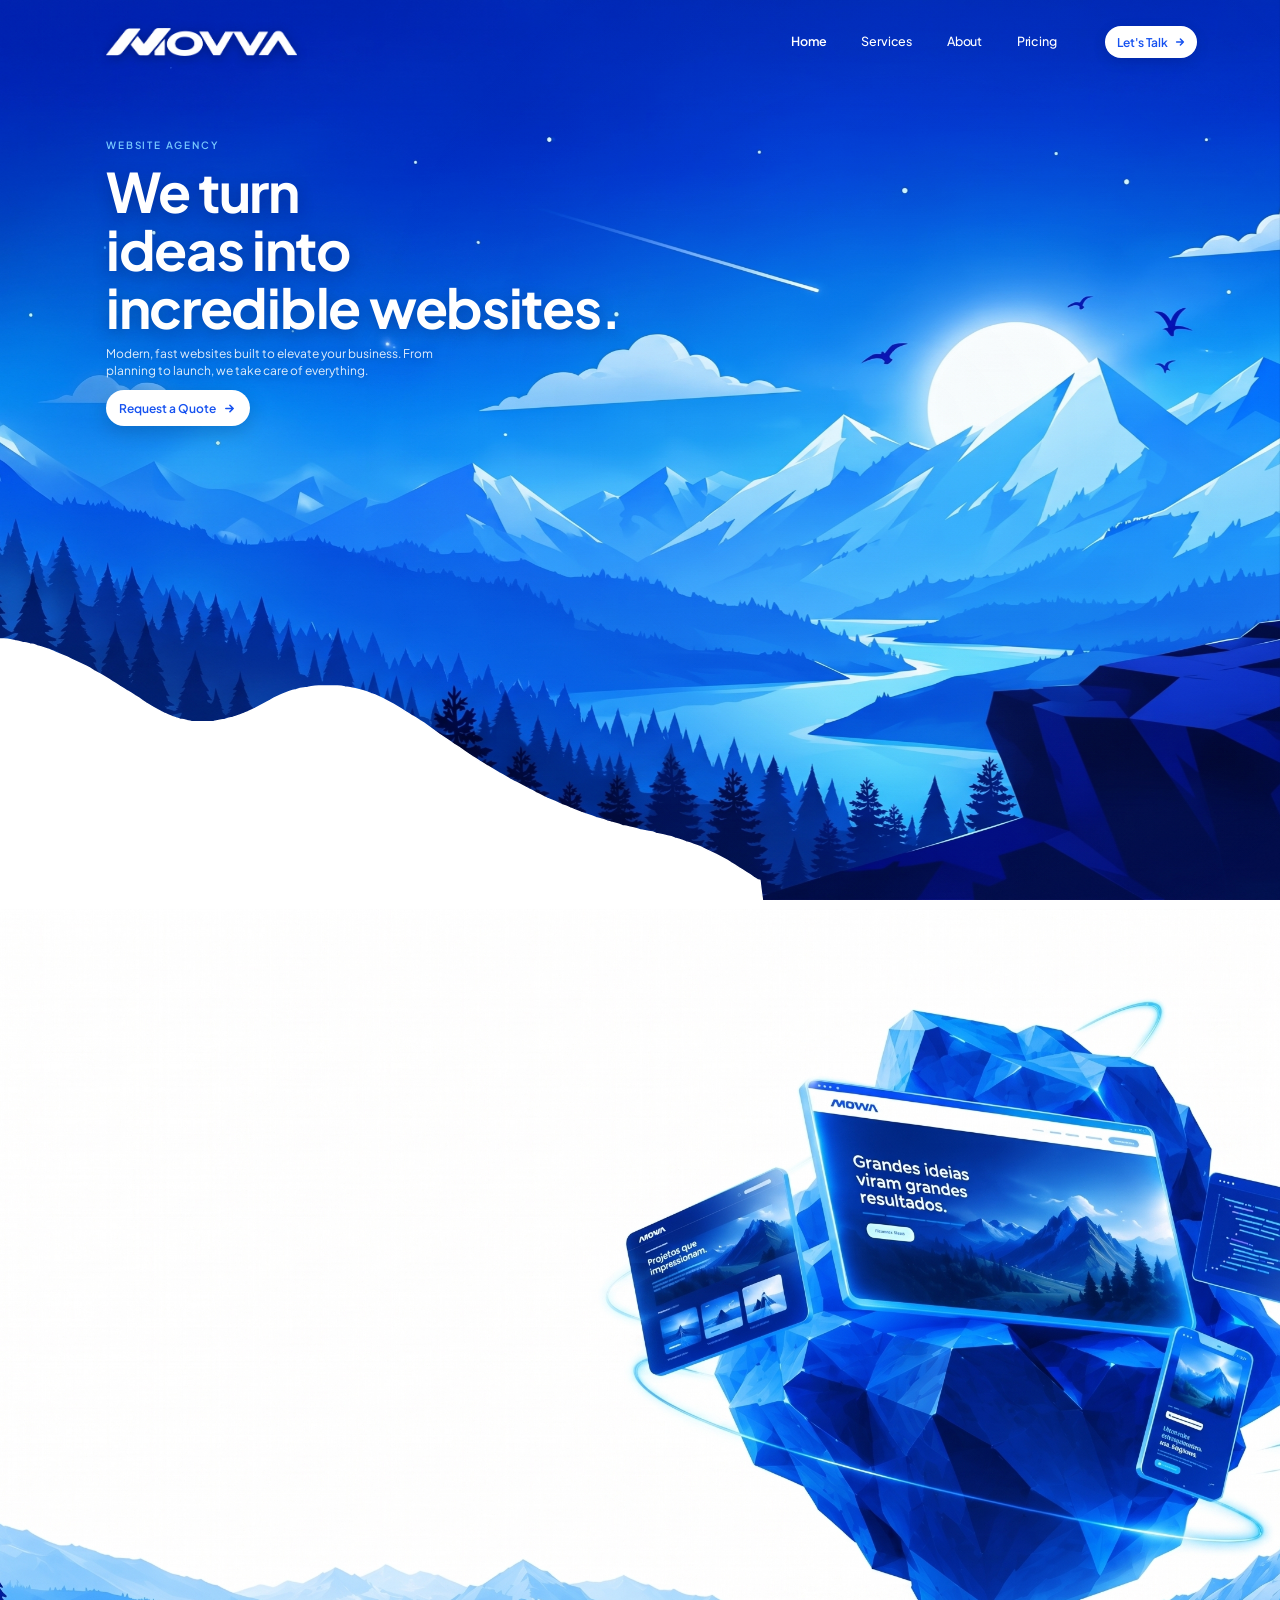
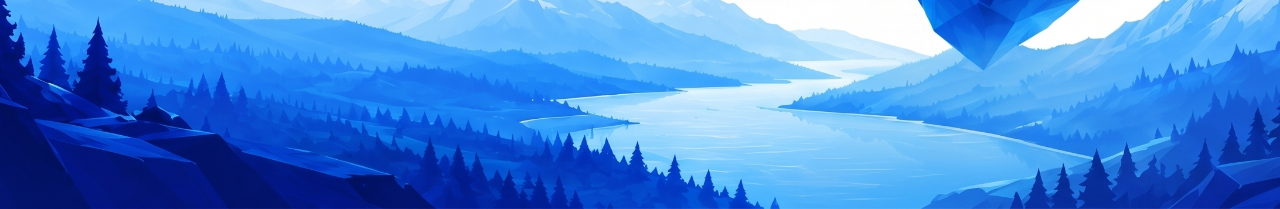
<file: apaginamovva/index.html>
<!DOCTYPE html>
<html lang="en">
<head>
  <meta charset="UTF-8">
  <meta name="viewport" content="width=device-width, initial-scale=1.0">
  <title>MOVVA - We Turn Ideas into Incredible Websites</title>
  <link rel="preconnect" href="https://fonts.googleapis.com">
  <link rel="preconnect" href="https://fonts.gstatic.com" crossorigin>
  <link href="https://fonts.googleapis.com/css2?family=Plus+Jakarta+Sans:wght@400;500;600;700;800&display=swap" rel="stylesheet">
  <link rel="icon" type="image/png" sizes="32x32" href="favicon-32x32.png">
  <link rel="icon" type="image/png" sizes="16x16" href="favicon-16x16.png">
  <link rel="shortcut icon" href="favicon.ico">
  <link rel="apple-touch-icon" sizes="180x180" href="apple-touch-icon.png">
  <link rel="stylesheet" href="style.css">
</head>
<body>

  <!-- Navigation Bar (Fixed for smooth scroll experience across sections) -->
  <header class="navbar">
    <div class="nav-container">
      <a href="#home" class="brand-logo" aria-label="MOVVA Home">
        <img src="logo-movva.png" alt="MOVVA" class="logo-image">
      </a>

      <nav class="nav-menu" aria-label="Main Navigation">
        <a href="#home" class="nav-link active">Home</a>
        <a href="servicos.html" class="nav-link">Services</a>
        <a href="#sobre" class="nav-link">About</a>
        <a href="precos.html" class="nav-link">Pricing</a>
      </nav>

      <div class="nav-action">
        <a href="https://wa.me/5519998511181?text=Hello!%20I%20would%20like%20to%20discuss%20a%20project%20with%20MOVVA" target="_blank" class="btn-talk">
          <span>Let's Talk</span>
          <svg class="arrow-svg" viewBox="0 0 16 16" fill="none" aria-hidden="true">
            <path d="M3.5 8H12.5M12.5 8L8.5 4M12.5 8L8.5 12" stroke="currentColor" stroke-width="2" stroke-linecap="round" stroke-linejoin="round"/>
          </svg>
        </a>
      </div>

      <!-- Mobile Hamburger Button -->
      <button class="mobile-toggle" aria-label="Open Menu">
        <span></span>
        <span></span>
        <span></span>
      </button>
    </div>
  </header>

  <!-- =========================================================================
       HERO SECTION (#home)
       ========================================================================= -->
  <section id="home" class="hero-wrapper">
    <!-- Hero Background with maximum quality -->
    <div class="hero-bg-wrapper">
      <img src="background.png" alt="MOVVA Celestial Night Scenery" class="hero-bg-img" fetchpriority="high">
      <div class="sky-glow-overlay"></div>
    </div>

    <!-- Main Hero Content -->
    <div class="hero-section">
      <div class="hero-content">
        <div class="hero-kicker">WEBSITE AGENCY</div>
        <h1 class="hero-title">
          <span>We turn</span>
          <span>ideas into</span>
          <span>incredible websites.</span>
        </h1>
        <p class="hero-subtitle">
          Modern, fast websites built to elevate your business. From planning to launch, we take care of everything.
        </p>
        <div class="hero-cta-group">
          <a href="https://wa.me/5519998511181?text=Hello!%20I%20would%20like%20to%20request%20a%20quote%20for%20my%20website%20with%20MOVVA" target="_blank" class="btn-cta">
            <span>Request a Quote</span>
            <svg class="arrow-svg" viewBox="0 0 16 16" fill="none" aria-hidden="true">
              <path d="M3.5 8H12.5M12.5 8L8.5 4M12.5 8L8.5 12" stroke="currentColor" stroke-width="2" stroke-linecap="round" stroke-linejoin="round"/>
            </svg>
          </a>
        </div>
      </div>
    </div>

    <!-- Bottom Wave with Features Bar -->
    <div class="wave-container" aria-hidden="false">
      <svg class="wave-svg-graphic" viewBox="0 0 1024 576" preserveAspectRatio="none">
        <path class="wave-desktop-path" d="M 0 409.0 L 3 409.0 L 6 409.14 L 9 409.57 L 12 410.14 L 15 410.57 L 18 411.14 L 21 411.57 L 24 412.14 L 27 412.57 L 30 413.43 L 33 414.14 L 36 414.86 L 39 415.71 L 42 416.71 L 45 417.71 L 48 418.71 L 51 419.71 L 54 420.71 L 57 421.86 L 60 423.0 L 63 424.14 L 66 425.29 L 69 426.43 L 72 427.71 L 75 429.29 L 78 430.57 L 81 431.86 L 84 433.29 L 87 434.71 L 90 436.29 L 93 437.71 L 96 439.29 L 99 440.71 L 102 442.29 L 105 443.71 L 108 445.29 L 111 446.71 L 114 448.43 L 117 450.0 L 120 451.43 L 123 452.86 L 126 454.29 L 129 455.57 L 132 456.71 L 135 457.71 L 138 458.71 L 141 459.57 L 144 460.29 L 147 460.71 L 150 461.29 L 153 461.71 L 156 462.0 L 159 462.0 L 162 462.0 L 165 462.0 L 168 462.0 L 171 461.71 L 174 461.29 L 177 460.86 L 180 460.43 L 183 459.71 L 186 459.14 L 189 458.43 L 192 457.57 L 195 456.71 L 198 455.71 L 201 454.57 L 204 453.43 L 207 452.14 L 210 450.86 L 213 449.57 L 216 448.29 L 219 446.86 L 222 445.71 L 225 444.71 L 228 443.71 L 231 442.71 L 234 442.0 L 237 441.43 L 240 440.71 L 243 440.29 L 246 440.0 L 249 439.57 L 252 439.14 L 255 439.0 L 258 439.0 L 261 439.0 L 264 439.0 L 267 439.0 L 270 439.0 L 273 439.29 L 276 439.71 L 279 440.0 L 282 440.43 L 285 441.0 L 288 441.57 L 291 442.29 L 294 443.0 L 297 444.0 L 300 444.86 L 303 445.86 L 306 447.0 L 309 448.29 L 312 449.57 L 315 450.86 L 318 452.29 L 321 453.71 L 324 455.29 L 327 456.71 L 330 458.29 L 333 459.71 L 336 461.29 L 339 462.71 L 342 464.43 L 345 466.14 L 348 468.0 L 351 469.71 L 354 471.29 L 357 472.86 L 360 474.57 L 363 476.29 L 366 477.71 L 369 479.29 L 372 481.0 L 375 482.71 L 378 484.29 L 381 485.71 L 384 487.29 L 387 488.71 L 390 490.29 L 393 491.71 L 396 493.14 L 399 494.57 L 402 495.86 L 405 497.29 L 408 498.71 L 411 500.0 L 414 501.14 L 417 502.43 L 420 503.71 L 423 505.0 L 426 506.14 L 429 507.43 L 432 508.57 L 435 509.86 L 438 511.0 L 441 512.0 L 444 513.0 L 447 514.14 L 450 515.14 L 453 516.0 L 456 517.14 L 459 518.14 L 462 519.0 L 465 520.0 L 468 520.86 L 471 521.57 L 474 522.43 L 477 523.29 L 480 524.0 L 483 524.71 L 486 525.57 L 489 526.29 L 492 526.86 L 495 527.57 L 498 528.43 L 501 528.86 L 504 529.43 L 507 530.0 L 510 530.57 L 513 531.29 L 516 531.71 L 519 532.14 L 522 532.57 L 525 533.43 L 528 533.86 L 531 534.43 L 534 535.0 L 537 535.57 L 540 536.43 L 543 537.14 L 546 538.0 L 549 538.86 L 552 539.57 L 555 540.43 L 558 541.29 L 561 542.29 L 564 543.43 L 567 544.57 L 570 545.71 L 573 546.86 L 576 548.14 L 579 549.43 L 582 550.71 L 585 552.29 L 588 553.71 L 591 555.29 L 594 556.71 L 597 558.29 L 600 559.86 L 603 561.57 L 606 563.0 L 608 563.5 L 609 570.0 L 610 576.0 L 610 576 L 0 576 Z" fill="#ffffff"/>
        <path class="wave-mobile-path" d="M 0 490 Q 512 390 1024 490 L 1024 576 L 0 576 Z" fill="#ffffff"/>
      </svg>

      <div class="features-bar">
        <!-- Item 1: Higher performance -->
        <div class="feature-item">
          <div class="feature-icon-wrapper">
            <svg class="feature-icon" viewBox="0 0 24 24" fill="none" stroke="currentColor" stroke-width="2.2" stroke-linecap="round" stroke-linejoin="round">
              <polygon points="13 2 3 14 12 14 11 22 21 10 12 10 13 2"/>
            </svg>
          </div>
          <div class="feature-text">
            <span class="feat-label">Higher</span>
            <span class="feat-name">performance</span>
          </div>
        </div>

        <div class="feature-sep" role="separator"></div>

        <!-- Item 2: Responsive design -->
        <div class="feature-item">
          <div class="feature-icon-wrapper">
            <svg class="feature-icon" viewBox="0 0 24 24" fill="none" stroke="currentColor" stroke-width="2.2" stroke-linecap="round" stroke-linejoin="round">
              <rect x="2" y="3" width="20" height="14" rx="2" ry="2"/>
              <line x1="8" y1="21" x2="16" y2="21"/>
              <line x1="12" y1="17" x2="12" y2="21"/>
            </svg>
          </div>
          <div class="feature-text">
            <span class="feat-label">Responsive</span>
            <span class="feat-name">design</span>
          </div>
        </div>

        <div class="feature-sep" role="separator"></div>

        <!-- Item 3: Specialized support -->
        <div class="feature-item">
          <div class="feature-icon-wrapper">
            <svg class="feature-icon" viewBox="0 0 24 24" fill="none" stroke="currentColor" stroke-width="2.2" stroke-linecap="round" stroke-linejoin="round">
              <path d="M12 22s8-4 8-10V5l-8-3-8 3v7c0 6 8 10 8 10z"/>
            </svg>
          </div>
          <div class="feature-text">
            <span class="feat-label">Specialized</span>
            <span class="feat-name">support</span>
          </div>
        </div>
      </div>
    </div>
  </section>

  <!-- Section Divider: Clean White Margin dividing Hero from Sobre Nós -->
  <div class="section-divider" aria-hidden="true"></div>

  <!-- =========================================================================
       ABOUT SECTION (#sobre)
       Pure visual hero: CrystalBg.mp4 playing on scroll, pausing at last frame,
       then a soft transition to ImagemBgCrystal.jpg.
       ========================================================================= -->
  <section id="sobre" class="about-section">
    <div class="about-bg-wrapper">
      <img id="crystalImg" src="ImagemBgCrystal.jpg" alt="MOVVA Futuristic Crystal" class="about-bg-media about-bg-image" fetchpriority="auto">
      <video id="crystalVideo" class="about-bg-media about-bg-video" autoplay muted playsinline webkit-playsinline preload="auto">
        <source src="VideoDeFundoSobre.mp4" type="video/mp4">
      </video>
    </div>

    <!-- Content revealed smoothly when video finishes -->
    <div id="aboutContent" class="about-content-wrapper">
      <div class="about-kicker">ABOUT</div>
      <div class="about-logo-container">
        <img src="logo_blue.png" alt="MOVVA" class="about-brand-logo">
      </div>
      <p class="about-tagline">
        We transform ideas into digital experiences. We combine strategy, design, and technology to create fast, modern websites that drive real results.
      </p>

      <div class="about-stats-row">
        <!-- Item 1: Rocket +50 projects -->
        <div class="stat-col">
          <div class="stat-header">
            <svg class="stat-svg" viewBox="0 0 24 24" fill="none" stroke="currentColor" stroke-width="2.2" stroke-linecap="round" stroke-linejoin="round">
              <path d="M4.5 16.5c-1.5 1.26-2 5-2 5s3.74-.5 5-2c.71-.84.7-2.13-.09-2.91a2.18 2.18 0 0 0-2.91-.09z"/>
              <path d="m12 15-3-3a22 22 0 0 1 2-3.95A12.88 12.88 0 0 1 22 2c0 2.72-.78 7.5-6 11a22.35 22.35 0 0 1-4 2z"/>
              <path d="M9 12H4s.55-3.03 2-4c1.62-1.08 5 0 5 0"/>
              <path d="M12 15v5s3.03-.55 4-2c1.08-1.62 0-5 0-5"/>
            </svg>
            <span class="stat-val">+50</span>
          </div>
          <span class="stat-desc">projects</span>
        </div>

        <div class="stat-divider" role="separator"></div>

        <!-- Item 2: Star 98% satisfaction -->
        <div class="stat-col">
          <div class="stat-header">
            <svg class="stat-svg" viewBox="0 0 24 24" fill="none" stroke="currentColor" stroke-width="2.2" stroke-linecap="round" stroke-linejoin="round">
              <polygon points="12 2 15.09 8.26 22 9.27 17 14.14 18.18 21.02 12 17.77 5.82 21.02 7 14.14 2 9.27 8.91 8.26 12 2"/>
            </svg>
            <span class="stat-val">98%</span>
          </div>
          <span class="stat-desc">satisfaction</span>
        </div>

        <div class="stat-divider" role="separator"></div>

        <!-- Item 3: Clock 24/7 support -->
        <div class="stat-col">
          <div class="stat-header">
            <svg class="stat-svg" viewBox="0 0 24 24" fill="none" stroke="currentColor" stroke-width="2.2" stroke-linecap="round" stroke-linejoin="round">
              <circle cx="12" cy="12" r="10"/>
              <polyline points="12 6 12 12 16 14"/>
            </svg>
            <span class="stat-val">24/7</span>
          </div>
          <span class="stat-desc">support</span>
        </div>
      </div>
    </div>
  </section>

  <script src="script.js"></script>
  <script src="animations.js"></script>
</body>
</html>
</file>
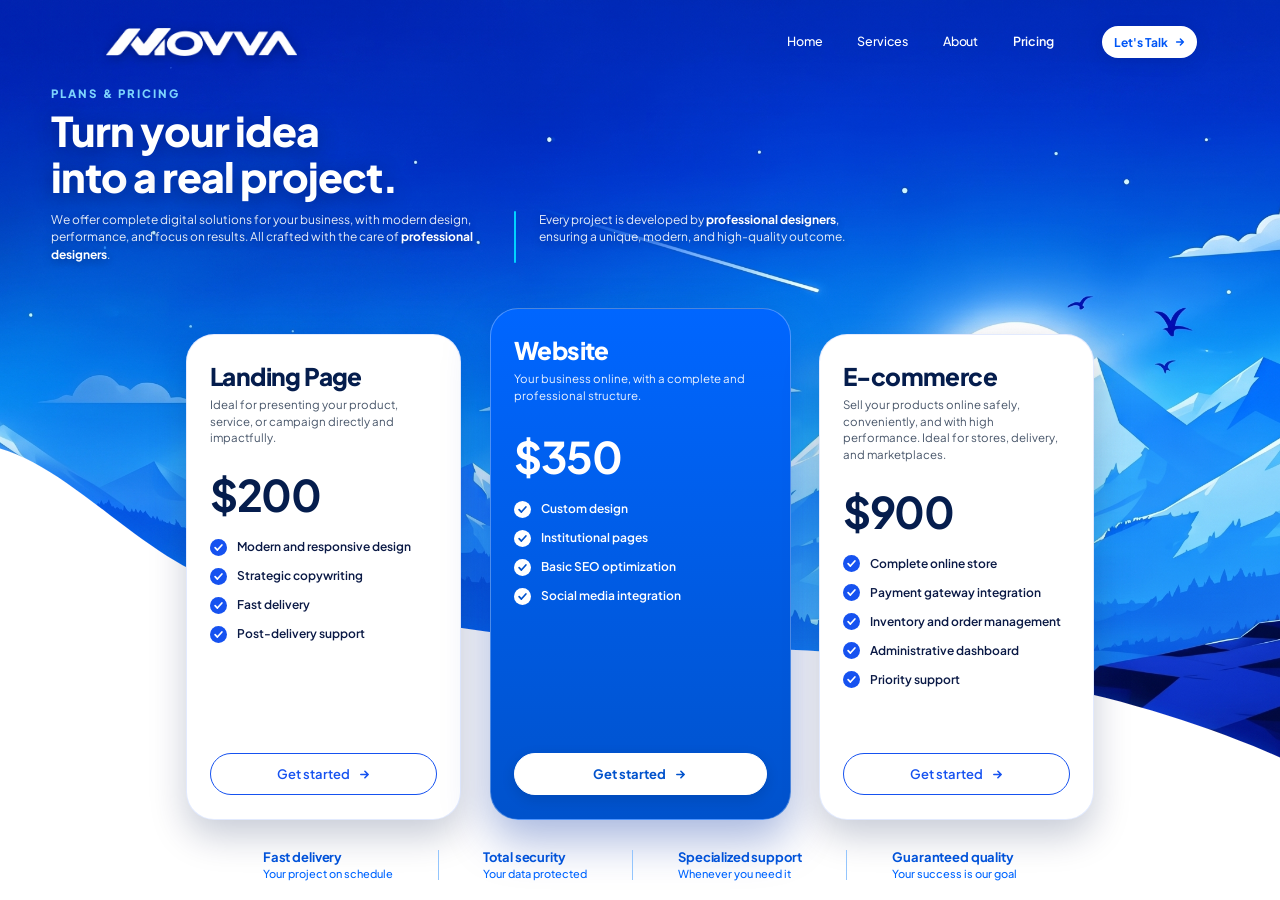
<file: apaginamovva/precos.html>
<!DOCTYPE html>
<html lang="en">
<head>
  <meta charset="UTF-8">
  <meta name="viewport" content="width=device-width, initial-scale=1.0">
  <title>MOVVA - Plans &amp; Pricing</title>
  <link rel="preconnect" href="https://fonts.googleapis.com">
  <link rel="preconnect" href="https://fonts.gstatic.com" crossorigin>
  <link href="https://fonts.googleapis.com/css2?family=Plus+Jakarta+Sans:wght@300;400;500;600;700;800&display=swap" rel="stylesheet">
  <link rel="icon" type="image/png" sizes="32x32" href="favicon-32x32.png">
  <link rel="icon" type="image/png" sizes="16x16" href="favicon-16x16.png">
  <link rel="shortcut icon" href="favicon.ico">
  <link rel="apple-touch-icon" sizes="180x180" href="apple-touch-icon.png">
  <link rel="stylesheet" href="style.css">
</head>
<body class="pricing-page-body">

  <!-- Fixed Navigation Bar -->
  <header class="navbar">
    <div class="nav-container">
      <a href="index.html#home" class="brand-logo" aria-label="MOVVA Home">
        <img src="logo-movva.png" alt="MOVVA" class="logo-image">
      </a>

      <nav class="nav-menu" aria-label="Main Navigation">
        <a href="index.html#home" class="nav-link">Home</a>
        <a href="servicos.html" class="nav-link">Services</a>
        <a href="index.html#sobre" class="nav-link">About</a>
        <a href="precos.html" class="nav-link active">Pricing</a>
      </nav>

      <div class="nav-action">
        <a href="https://wa.me/5519998511181?text=Hello!%20I%20would%20like%20to%20discuss%20a%20project%20with%20MOVVA" target="_blank" class="btn-talk btn-talk-pricing">
          <span>Let's Talk</span>
          <svg class="arrow-svg" viewBox="0 0 16 16" fill="none" aria-hidden="true">
            <path d="M3.5 8H12.5M12.5 8L8.5 4M12.5 8L8.5 12" stroke="currentColor" stroke-width="2" stroke-linecap="round" stroke-linejoin="round"/>
          </svg>
        </a>
      </div>

      <!-- Mobile Hamburger Button -->
      <button class="mobile-toggle" aria-label="Open Menu">
        <span></span>
        <span></span>
        <span></span>
      </button>
    </div>
  </header>

  <!-- =========================================================================
       PRICING PAGE (#precos)
       Mountain landscape with transparent high-quality pricing cards
       and white bottom wave with guarantees - Exactly matching ComoDeveFicar.png
       ========================================================================= -->
  <main id="precos" class="pricing-hero">
    <!-- Mountain Background -->
    <div class="pricing-bg-wrapper">
      <img src="background.png" alt="MOVVA Mountain Scenery" class="pricing-bg-media pricing-bg-image" fetchpriority="high">
    </div>

    <!-- White Wave Snow Layer at Bottom -->
    <div class="pricing-wave-layer" aria-hidden="true">
      <img src="pricing_wave.svg" alt="" class="pricing-wave-img">
    </div>

    <!-- Main Content Container -->
    <div class="pricing-content-wrapper visible">
      
      <!-- Top Hero Header / Texts -->
      <div class="pricing-hero-header">
        <div class="pricing-hero-left">
          <div class="pricing-kicker">PLANS &amp; PRICING</div>
          <h1 class="pricing-title">
            <span>Turn your idea</span>
            <span>into a real project.</span>
          </h1>
          <div class="pricing-subtitles-row">
            <p class="pricing-sub-col">
              We offer complete digital solutions for your business, with modern design, performance, and focus on results. All crafted with the care of <strong>professional designers</strong>.
            </p>
            <div class="pricing-sub-divider" aria-hidden="true"></div>
            <p class="pricing-sub-col">
              Every project is developed by <strong>professional designers</strong>, ensuring a unique, modern, and high-quality outcome.
            </p>
          </div>
        </div>
      </div>

      <!-- 3 Pricing Cards -->
      <div class="pricing-cards-container">
        <!-- Card 1: Landing Page -->
        <div class="pricing-card-col">
          <div class="pricing-card-box">
            <div class="pricing-card-header">
              <h3 class="plan-name">Landing Page</h3>
              <p class="plan-desc">Ideal for presenting your product, service, or campaign directly and impactfully.</p>
            </div>
            <div class="plan-price-wrap">
              <span class="plan-price">$200</span>
            </div>
            <ul class="plan-features">
              <li class="plan-feature-item">
                <svg class="plan-check-svg" viewBox="0 0 20 20" fill="none" aria-hidden="true">
                  <circle cx="10" cy="10" r="10" fill="#1652f0"/>
                  <path d="M6 10.2L8.7 13L14 7" stroke="#ffffff" stroke-width="2" stroke-linecap="round" stroke-linejoin="round"/>
                </svg>
                <span>Modern and responsive design</span>
              </li>
              <li class="plan-feature-item">
                <svg class="plan-check-svg" viewBox="0 0 20 20" fill="none" aria-hidden="true">
                  <circle cx="10" cy="10" r="10" fill="#1652f0"/>
                  <path d="M6 10.2L8.7 13L14 7" stroke="#ffffff" stroke-width="2" stroke-linecap="round" stroke-linejoin="round"/>
                </svg>
                <span>Strategic copywriting</span>
              </li>
              <li class="plan-feature-item">
                <svg class="plan-check-svg" viewBox="0 0 20 20" fill="none" aria-hidden="true">
                  <circle cx="10" cy="10" r="10" fill="#1652f0"/>
                  <path d="M6 10.2L8.7 13L14 7" stroke="#ffffff" stroke-width="2" stroke-linecap="round" stroke-linejoin="round"/>
                </svg>
                <span>Fast delivery</span>
              </li>
              <li class="plan-feature-item">
                <svg class="plan-check-svg" viewBox="0 0 20 20" fill="none" aria-hidden="true">
                  <circle cx="10" cy="10" r="10" fill="#1652f0"/>
                  <path d="M6 10.2L8.7 13L14 7" stroke="#ffffff" stroke-width="2" stroke-linecap="round" stroke-linejoin="round"/>
                </svg>
                <span>Post-delivery support</span>
              </li>
            </ul>
            <a href="https://wa.me/5519998511181?text=Hello!%20I%20would%20like%20to%20know%20more%20about%20the%20Landing%20Page%20plan" target="_blank" class="plan-btn" aria-label="Get started with Landing Page plan">
              <span>Get started</span>
              <svg class="plan-btn-arrow" viewBox="0 0 16 16" fill="none" aria-hidden="true">
                <path d="M3.5 8H12.5M12.5 8L8.5 4M12.5 8L8.5 12" stroke="currentColor" stroke-width="2" stroke-linecap="round" stroke-linejoin="round"/>
              </svg>
            </a>
          </div>
        </div>

        <!-- Card 2: Website (Featured / Popular) -->
        <div class="pricing-card-col popular-card">
          <div class="pricing-card-box">
            <div class="pricing-card-header">
              <h3 class="plan-name">Website</h3>
              <p class="plan-desc">Your business online, with a complete and professional structure.</p>
            </div>
            <div class="plan-price-wrap">
              <span class="plan-price">$350</span>
            </div>
            <ul class="plan-features">
              <li class="plan-feature-item">
                <svg class="plan-check-svg" viewBox="0 0 20 20" fill="none" aria-hidden="true">
                  <circle cx="10" cy="10" r="10" fill="#ffffff"/>
                  <path d="M6 10.2L8.7 13L14 7" stroke="#0052cc" stroke-width="2" stroke-linecap="round" stroke-linejoin="round"/>
                </svg>
                <span>Custom design</span>
              </li>
              <li class="plan-feature-item">
                <svg class="plan-check-svg" viewBox="0 0 20 20" fill="none" aria-hidden="true">
                  <circle cx="10" cy="10" r="10" fill="#ffffff"/>
                  <path d="M6 10.2L8.7 13L14 7" stroke="#0052cc" stroke-width="2" stroke-linecap="round" stroke-linejoin="round"/>
                </svg>
                <span>Institutional pages</span>
              </li>
              <li class="plan-feature-item">
                <svg class="plan-check-svg" viewBox="0 0 20 20" fill="none" aria-hidden="true">
                  <circle cx="10" cy="10" r="10" fill="#ffffff"/>
                  <path d="M6 10.2L8.7 13L14 7" stroke="#0052cc" stroke-width="2" stroke-linecap="round" stroke-linejoin="round"/>
                </svg>
                <span>Basic SEO optimization</span>
              </li>
              <li class="plan-feature-item">
                <svg class="plan-check-svg" viewBox="0 0 20 20" fill="none" aria-hidden="true">
                  <circle cx="10" cy="10" r="10" fill="#ffffff"/>
                  <path d="M6 10.2L8.7 13L14 7" stroke="#0052cc" stroke-width="2" stroke-linecap="round" stroke-linejoin="round"/>
                </svg>
                <span>Social media integration</span>
              </li>
            </ul>
            <a href="https://wa.me/5519998511181?text=Hello!%20I%20would%20like%20to%20know%20more%20about%20the%20Website%20plan" target="_blank" class="plan-btn" aria-label="Get started with Website plan">
              <span>Get started</span>
              <svg class="plan-btn-arrow" viewBox="0 0 16 16" fill="none" aria-hidden="true">
                <path d="M3.5 8H12.5M12.5 8L8.5 4M12.5 8L8.5 12" stroke="currentColor" stroke-width="2" stroke-linecap="round" stroke-linejoin="round"/>
              </svg>
            </a>
          </div>
        </div>

        <!-- Card 3: E-commerce -->
        <div class="pricing-card-col">
          <div class="pricing-card-box">
            <div class="pricing-card-header">
              <h3 class="plan-name">E-commerce</h3>
              <p class="plan-desc">Sell your products online safely, conveniently, and with high performance. Ideal for stores, delivery, and marketplaces.</p>
            </div>
            <div class="plan-price-wrap">
              <span class="plan-price">$900</span>
            </div>
            <ul class="plan-features">
              <li class="plan-feature-item">
                <svg class="plan-check-svg" viewBox="0 0 20 20" fill="none" aria-hidden="true">
                  <circle cx="10" cy="10" r="10" fill="#1652f0"/>
                  <path d="M6 10.2L8.7 13L14 7" stroke="#ffffff" stroke-width="2" stroke-linecap="round" stroke-linejoin="round"/>
                </svg>
                <span>Complete online store</span>
              </li>
              <li class="plan-feature-item">
                <svg class="plan-check-svg" viewBox="0 0 20 20" fill="none" aria-hidden="true">
                  <circle cx="10" cy="10" r="10" fill="#1652f0"/>
                  <path d="M6 10.2L8.7 13L14 7" stroke="#ffffff" stroke-width="2" stroke-linecap="round" stroke-linejoin="round"/>
                </svg>
                <span>Payment gateway integration</span>
              </li>
              <li class="plan-feature-item">
                <svg class="plan-check-svg" viewBox="0 0 20 20" fill="none" aria-hidden="true">
                  <circle cx="10" cy="10" r="10" fill="#1652f0"/>
                  <path d="M6 10.2L8.7 13L14 7" stroke="#ffffff" stroke-width="2" stroke-linecap="round" stroke-linejoin="round"/>
                </svg>
                <span>Inventory and order management</span>
              </li>
              <li class="plan-feature-item">
                <svg class="plan-check-svg" viewBox="0 0 20 20" fill="none" aria-hidden="true">
                  <circle cx="10" cy="10" r="10" fill="#1652f0"/>
                  <path d="M6 10.2L8.7 13L14 7" stroke="#ffffff" stroke-width="2" stroke-linecap="round" stroke-linejoin="round"/>
                </svg>
                <span>Administrative dashboard</span>
              </li>
              <li class="plan-feature-item">
                <svg class="plan-check-svg" viewBox="0 0 20 20" fill="none" aria-hidden="true">
                  <circle cx="10" cy="10" r="10" fill="#1652f0"/>
                  <path d="M6 10.2L8.7 13L14 7" stroke="#ffffff" stroke-width="2" stroke-linecap="round" stroke-linejoin="round"/>
                </svg>
                <span>Priority support</span>
              </li>
            </ul>
            <a href="https://wa.me/5519998511181?text=Hello!%20I%20would%20like%20to%20know%20more%20about%20the%20E-commerce%20plan" target="_blank" class="plan-btn" aria-label="Get started with E-commerce plan">
              <span>Get started</span>
              <svg class="plan-btn-arrow" viewBox="0 0 16 16" fill="none" aria-hidden="true">
                <path d="M3.5 8H12.5M12.5 8L8.5 4M12.5 8L8.5 12" stroke="currentColor" stroke-width="2" stroke-linecap="round" stroke-linejoin="round"/>
              </svg>
            </a>
          </div>
        </div>
      </div>

      <!-- Bottom Guarantee / Benefits Bar (On the white terrain) -->
      <div class="pricing-bottom-benefits">
        <div class="benefit-item">
          <h4 class="benefit-title">Fast delivery</h4>
          <p class="benefit-desc">Your project on schedule</p>
        </div>
        <div class="benefit-divider" aria-hidden="true"></div>
        <div class="benefit-item">
          <h4 class="benefit-title">Total security</h4>
          <p class="benefit-desc">Your data protected</p>
        </div>
        <div class="benefit-divider" aria-hidden="true"></div>
        <div class="benefit-item">
          <h4 class="benefit-title">Specialized support</h4>
          <p class="benefit-desc">Whenever you need it</p>
        </div>
        <div class="benefit-divider" aria-hidden="true"></div>
        <div class="benefit-item">
          <h4 class="benefit-title">Guaranteed quality</h4>
          <p class="benefit-desc">Your success is our goal</p>
        </div>
      </div>

    </div>
  </main>

  <script src="script.js"></script>
  <script src="animations.js"></script>
</body>
</html>
</file>
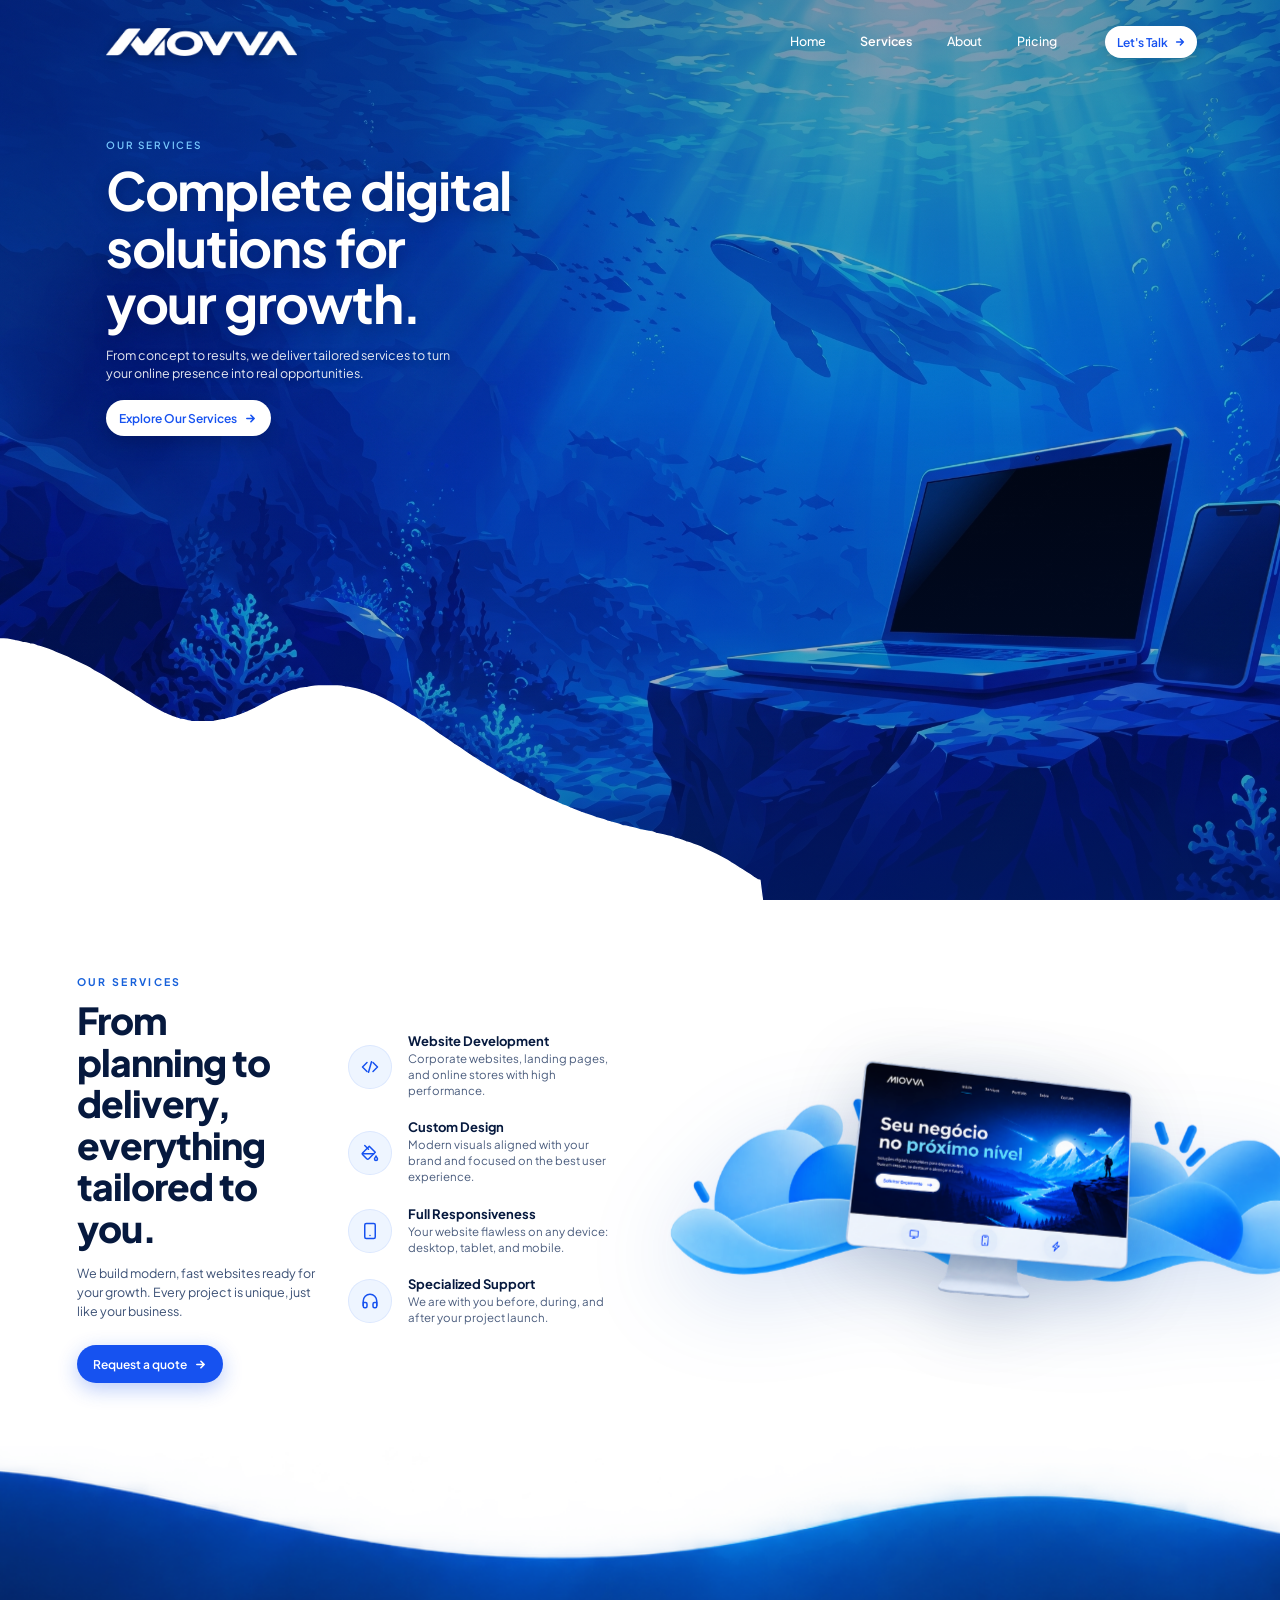
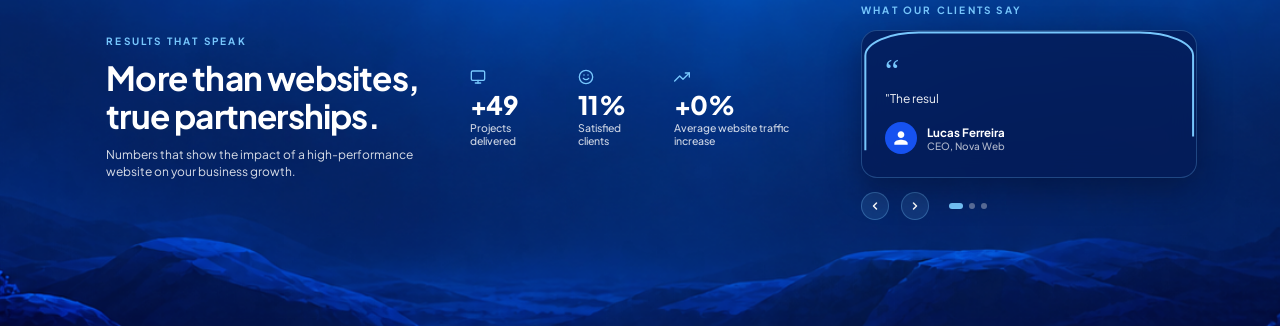
<file: apaginamovva/servicos.html>
<!DOCTYPE html>
<html lang="en">
<head>
  <meta charset="UTF-8">
  <meta name="viewport" content="width=device-width, initial-scale=1.0">
  <title>MOVVA - Our Services</title>
  <link rel="preconnect" href="https://fonts.googleapis.com">
  <link rel="preconnect" href="https://fonts.gstatic.com" crossorigin>
  <link href="https://fonts.googleapis.com/css2?family=Plus+Jakarta+Sans:wght@400;500;600;700;800&display=swap" rel="stylesheet">
  <link rel="icon" type="image/png" sizes="32x32" href="favicon-32x32.png">
  <link rel="icon" type="image/png" sizes="16x16" href="favicon-16x16.png">
  <link rel="shortcut icon" href="favicon.ico">
  <link rel="apple-touch-icon" sizes="180x180" href="apple-touch-icon.png">
  <link rel="stylesheet" href="style.css">
</head>
<body>

  <!-- Navigation Bar -->
  <header class="navbar">
    <div class="nav-container">
      <a href="index.html#home" class="brand-logo" aria-label="MOVVA Home">
        <img src="logo-movva.png" alt="MOVVA" class="logo-image">
      </a>

      <nav class="nav-menu" aria-label="Main Navigation">
        <a href="index.html#home" class="nav-link">Home</a>
        <a href="servicos.html" class="nav-link active">Services</a>
        <a href="index.html#sobre" class="nav-link">About</a>
        <a href="precos.html" class="nav-link">Pricing</a>
      </nav>

      <div class="nav-action">
        <a href="https://wa.me/5519998511181?text=Hello!%20I%20would%20like%20to%20discuss%20a%20project%20with%20MOVVA" target="_blank" class="btn-talk">
          <span>Let's Talk</span>
          <svg class="arrow-svg" viewBox="0 0 16 16" fill="none" aria-hidden="true">
            <path d="M3.5 8H12.5M12.5 8L8.5 4M12.5 8L8.5 12" stroke="currentColor" stroke-width="2" stroke-linecap="round" stroke-linejoin="round"/>
          </svg>
        </a>
      </div>

      <!-- Mobile Hamburger Button -->
      <button class="mobile-toggle" aria-label="Open Menu">
        <span></span>
        <span></span>
        <span></span>
      </button>
    </div>
  </header>

  <!-- =========================================================================
       SERVICES PAGE (Separate Page)
       1) Ocean Hero with custom white wave & features bar (DeveIncioServico)
       2) Services details with laptop/phone illustration and 4 feature items (ComoDeveSerqQuandoRola)
       3) Bottom section with metrics and testimonials on clean white background (ParteDeBaixo)
       ========================================================================= -->
  <main class="services-wrapper">
    <!-- 1. Ocean Hero (DeveIncioServico) -->
    <section class="services-hero">
      <div class="services-hero-bg">
        <img src="background_servicos.png" alt="MOVVA Ocean Scenery" class="services-bg-img" fetchpriority="high">
        <div class="services-video-overlay"></div>
      </div>

      <div class="services-hero-content">
        <div class="services-kicker">OUR SERVICES</div>
        <h1 class="services-hero-title">
          <span>Complete digital</span>
          <span>solutions for</span>
          <span>your growth.</span>
        </h1>
        <p class="services-hero-subtitle">
          From concept to results, we deliver tailored services to turn your online presence into real opportunities.
        </p>
        <div class="services-hero-cta">
          <a href="#servicos-detalhes" class="btn-services-cta">
            <span>Explore Our Services</span>
            <svg class="arrow-svg" viewBox="0 0 16 16" fill="none" aria-hidden="true">
              <path d="M3.5 8H12.5M12.5 8L8.5 4M12.5 8L8.5 12" stroke="currentColor" stroke-width="2" stroke-linecap="round" stroke-linejoin="round"/>
            </svg>
          </a>
        </div>
      </div>

      <!-- Bottom wave over ocean hero with features bar -->
      <div class="wave-container" aria-hidden="false">
        <svg class="wave-svg-graphic" viewBox="0 0 1024 576" preserveAspectRatio="none">
          <path class="wave-desktop-path" d="M 0 409.0 L 3 409.0 L 6 409.14 L 9 409.57 L 12 410.14 L 15 410.57 L 18 411.14 L 21 411.57 L 24 412.14 L 27 412.57 L 30 413.43 L 33 414.14 L 36 414.86 L 39 415.71 L 42 416.71 L 45 417.71 L 48 418.71 L 51 419.71 L 54 420.71 L 57 421.86 L 60 423.0 L 63 424.14 L 66 425.29 L 69 426.43 L 72 427.71 L 75 429.29 L 78 430.57 L 81 431.86 L 84 433.29 L 87 434.71 L 90 436.29 L 93 437.71 L 96 439.29 L 99 440.71 L 102 442.29 L 105 443.71 L 108 445.29 L 111 446.71 L 114 448.43 L 117 450.0 L 120 451.43 L 123 452.86 L 126 454.29 L 129 455.57 L 132 456.71 L 135 457.71 L 138 458.71 L 141 459.57 L 144 460.29 L 147 460.71 L 150 461.29 L 153 461.71 L 156 462.0 L 159 462.0 L 162 462.0 L 165 462.0 L 168 462.0 L 171 461.71 L 174 461.29 L 177 460.86 L 180 460.43 L 183 459.71 L 186 459.14 L 189 458.43 L 192 457.57 L 195 456.71 L 198 455.71 L 201 454.57 L 204 453.43 L 207 452.14 L 210 450.86 L 213 449.57 L 216 448.29 L 219 446.86 L 222 445.71 L 225 444.71 L 228 443.71 L 231 442.71 L 234 442.0 L 237 441.43 L 240 440.71 L 243 440.29 L 246 440.0 L 249 439.57 L 252 439.14 L 255 439.0 L 258 439.0 L 261 439.0 L 264 439.0 L 267 439.0 L 270 439.0 L 273 439.29 L 276 439.71 L 279 440.0 L 282 440.43 L 285 441.0 L 288 441.57 L 291 442.29 L 294 443.0 L 297 444.0 L 300 444.86 L 303 445.86 L 306 447.0 L 309 448.29 L 312 449.57 L 315 450.86 L 318 452.29 L 321 453.71 L 324 455.29 L 327 456.71 L 330 458.29 L 333 459.71 L 336 461.29 L 339 462.71 L 342 464.43 L 345 466.14 L 348 468.0 L 351 469.71 L 354 471.29 L 357 472.86 L 360 474.57 L 363 476.29 L 366 477.71 L 369 479.29 L 372 481.0 L 375 482.71 L 378 484.29 L 381 485.71 L 384 487.29 L 387 488.71 L 390 490.29 L 393 491.71 L 396 493.14 L 399 494.57 L 402 495.86 L 405 497.29 L 408 498.71 L 411 500.0 L 414 501.14 L 417 502.43 L 420 503.71 L 423 505.0 L 426 506.14 L 429 507.43 L 432 508.57 L 435 509.86 L 438 511.0 L 441 512.0 L 444 513.0 L 447 514.14 L 450 515.14 L 453 516.0 L 456 517.14 L 459 518.14 L 462 519.0 L 465 520.0 L 468 520.86 L 471 521.57 L 474 522.43 L 477 523.29 L 480 524.0 L 483 524.71 L 486 525.57 L 489 526.29 L 492 526.86 L 495 527.57 L 498 528.43 L 501 528.86 L 504 529.43 L 507 530.0 L 510 530.57 L 513 531.29 L 516 531.71 L 519 532.14 L 522 532.57 L 525 533.43 L 528 533.86 L 531 534.43 L 534 535.0 L 537 535.57 L 540 536.43 L 543 537.14 L 546 538.0 L 549 538.86 L 552 539.57 L 555 540.43 L 558 541.29 L 561 542.29 L 564 543.43 L 567 544.57 L 570 545.71 L 573 546.86 L 576 548.14 L 579 549.43 L 582 550.71 L 585 552.29 L 588 553.71 L 591 555.29 L 594 556.71 L 597 558.29 L 600 559.86 L 603 561.57 L 606 563.0 L 608 563.5 L 609 570.0 L 610 576.0 L 610 576 L 0 576 Z" fill="#ffffff"/>
          <path class="wave-mobile-path" d="M 0 490 Q 512 390 1024 490 L 1024 576 L 0 576 Z" fill="#ffffff"/>
        </svg>

        <div class="features-bar">
          <!-- Item 1: Modern websites -->
          <div class="feature-item">
            <div class="feature-icon-wrapper">
              <svg class="feature-icon" viewBox="0 0 24 24" fill="none" stroke="currentColor" stroke-width="2.2" stroke-linecap="round" stroke-linejoin="round">
                <polygon points="13 2 3 14 12 14 11 22 21 10 12 10 13 2"/>
              </svg>
            </div>
            <div class="feature-text">
              <span class="feat-label">Modern</span>
              <span class="feat-name">websites</span>
            </div>
          </div>

          <div class="feature-sep" role="separator"></div>

          <!-- Item 2: Responsive design -->
          <div class="feature-item">
            <div class="feature-icon-wrapper">
              <svg class="feature-icon" viewBox="0 0 24 24" fill="none" stroke="currentColor" stroke-width="2.2" stroke-linecap="round" stroke-linejoin="round">
                <rect x="2" y="3" width="20" height="14" rx="2" ry="2"/>
                <line x1="8" y1="21" x2="16" y2="21"/>
                <line x1="12" y1="17" x2="12" y2="21"/>
              </svg>
            </div>
            <div class="feature-text">
              <span class="feat-label">Responsive</span>
              <span class="feat-name">design</span>
            </div>
          </div>

          <div class="feature-sep" role="separator"></div>

          <!-- Item 3: Specialized support -->
          <div class="feature-item">
            <div class="feature-icon-wrapper">
              <svg class="feature-icon" viewBox="0 0 24 24" fill="none" stroke="currentColor" stroke-width="2.2" stroke-linecap="round" stroke-linejoin="round">
                <path d="M12 22s8-4 8-10V5l-8-3-8 3v7c0 6 8 10 8 10z"/>
              </svg>
            </div>
            <div class="feature-text">
              <span class="feat-label">Specialized</span>
              <span class="feat-name">support</span>
            </div>
          </div>
        </div>
      </div>
    </section>

    <!-- 2. Services Scrolled View (ComoDeveSerqQuandoRola) -->
    <section id="servicos-detalhes" class="services-details-section">
      <div class="services-details-container">
        <!-- Left Column: Title, Subtitle, CTA, and 4 Service items -->
        <div class="services-details-left">
          <div class="services-detail-kicker">OUR SERVICES</div>
          <h2 class="services-detail-title">
            From planning to delivery, everything tailored to you.
          </h2>
          <p class="services-detail-subtitle">
            We build modern, fast websites ready for your growth. Every project is unique, just like your business.
          </p>

          <div class="services-detail-cta">
            <a href="https://wa.me/5519998511181?text=Hello!%20I%20would%20like%20to%20request%20a%20quote%20for%20my%20project%20with%20MOVVA" target="_blank" class="btn-detail-cta">
              <span>Request a quote</span>
              <svg class="arrow-svg" viewBox="0 0 16 16" fill="none" aria-hidden="true">
                <path d="M3.5 8H12.5M12.5 8L8.5 4M12.5 8L8.5 12" stroke="currentColor" stroke-width="2" stroke-linecap="round" stroke-linejoin="round"/>
              </svg>
            </a>
          </div>
        </div>

        <!-- Middle Column: 4 Service Features with rounded icon pills -->
        <div class="services-features-list">
          <!-- Item 1: Website Development -->
          <div class="service-feature-card">
            <div class="service-pill-icon">
              <svg viewBox="0 0 24 24" fill="none" stroke="currentColor" stroke-width="2" stroke-linecap="round" stroke-linejoin="round">
                <polyline points="16 18 22 12 16 6"/>
                <polyline points="8 6 2 12 8 18"/>
                <line x1="10" y1="19" x2="14" y2="5"/>
              </svg>
            </div>
            <div class="service-feature-text">
              <h3 class="service-feature-heading">Website Development</h3>
              <p class="service-feature-desc">Corporate websites, landing pages, and online stores with high performance.</p>
            </div>
          </div>

          <!-- Item 2: Custom Design -->
          <div class="service-feature-card">
            <div class="service-pill-icon">
              <svg viewBox="0 0 24 24" fill="none" stroke="currentColor" stroke-width="2" stroke-linecap="round" stroke-linejoin="round">
                <path d="m19 11-8-8-8.6 8.6a2 2 0 0 0 0 2.8l5.2 5.2c.8.8 2 .8 2.8 0L19 11Z"/>
                <path d="m5 2 5 5"/>
                <path d="M2 13h15"/>
                <path d="M22 20a2 2 0 1 1-4 0c0-1.6 1.7-2.4 2-4 .3 1.6 2 2.4 2 4Z"/>
              </svg>
            </div>
            <div class="service-feature-text">
              <h3 class="service-feature-heading">Custom Design</h3>
              <p class="service-feature-desc">Modern visuals aligned with your brand and focused on the best user experience.</p>
            </div>
          </div>

          <!-- Item 3: Full Responsiveness -->
          <div class="service-feature-card">
            <div class="service-pill-icon">
              <svg viewBox="0 0 24 24" fill="none" stroke="currentColor" stroke-width="2" stroke-linecap="round" stroke-linejoin="round">
                <rect x="5" y="2" width="14" height="20" rx="2" ry="2"/>
                <line x1="12" y1="18" x2="12.01" y2="18"/>
              </svg>
            </div>
            <div class="service-feature-text">
              <h3 class="service-feature-heading">Full Responsiveness</h3>
              <p class="service-feature-desc">Your website flawless on any device: desktop, tablet, and mobile.</p>
            </div>
          </div>

          <!-- Item 4: Specialized Support -->
          <div class="service-feature-card">
            <div class="service-pill-icon">
              <svg viewBox="0 0 24 24" fill="none" stroke="currentColor" stroke-width="2" stroke-linecap="round" stroke-linejoin="round">
                <path d="M3 18v-6a9 9 0 0 1 18 0v6"/>
                <path d="M21 19a2 2 0 0 1-2 2h-1a2 2 0 0 1-2-2v-3a2 2 0 0 1 2-2h3zM3 19a2 2 0 0 0 2 2h1a2 2 0 0 0 2-2v-3a2 2 0 0 0-2-2H3z"/>
              </svg>
            </div>
            <div class="service-feature-text">
              <h3 class="service-feature-heading">Specialized Support</h3>
              <p class="service-feature-desc">We are with you before, during, and after your project launch.</p>
            </div>
          </div>
        </div>

        <!-- Right Column: Nuvem and PcSite Graphic -->
        <div class="services-device-mockup services-cloud-mockup">
          <div class="cloud-pc-container">
            <img src="Nuvem.png" alt="Illustrative Cloud" class="mockup-cloud-img" loading="lazy" draggable="false">
            <img src="PcSite.png" alt="MOVVA on Desktop" class="mockup-pc-img" loading="lazy" draggable="false">
          </div>
        </div>
      </div>
    </section>

    <!-- 3. Bottom Information Section (ParteDeBaixo) with Metrics and Testimonial -->
    <section class="services-bottom-section">
      <div class="services-bottom-bg">
        <img src="partedebaixo_wave.png" alt="MOVVA Deep Ocean" class="bottom-bg-img" loading="lazy">
      </div>

      <div class="services-bottom-container">
        <!-- Left: Results Header -->
        <div class="bottom-results-left">
          <div class="bottom-kicker">RESULTS THAT SPEAK</div>
          <h2 class="bottom-title">
            <span>More than websites,</span>
            <span>true partnerships.</span>
          </h2>
          <p class="bottom-subtitle">
            Numbers that show the impact of a high-performance website on your business growth.
          </p>
        </div>

        <!-- Middle: Three Metrics -->
        <div class="bottom-metrics-group">
          <!-- Metric 1 -->
          <div class="bottom-metric-item">
            <svg class="metric-svg" viewBox="0 0 24 24" fill="none" stroke="currentColor" stroke-width="2" stroke-linecap="round" stroke-linejoin="round">
              <rect x="2" y="3" width="20" height="14" rx="2" ry="2"/>
              <line x1="8" y1="21" x2="16" y2="21"/>
              <line x1="12" y1="17" x2="12" y2="21"/>
            </svg>
            <span class="metric-value">+150</span>
            <span class="metric-label">Projects delivered</span>
          </div>

          <!-- Metric 2 -->
          <div class="bottom-metric-item">
            <svg class="metric-svg" viewBox="0 0 24 24" fill="none" stroke="currentColor" stroke-width="2" stroke-linecap="round" stroke-linejoin="round">
              <circle cx="12" cy="12" r="10"/>
              <path d="M8 14s1.5 2 4 2 4-2 4-2"/>
              <line x1="9" y1="9" x2="9.01" y2="9"/>
              <line x1="15" y1="9" x2="15.01" y2="9"/>
            </svg>
            <span class="metric-value">98%</span>
            <span class="metric-label">Satisfied clients</span>
          </div>

          <!-- Metric 3 -->
          <div class="bottom-metric-item">
            <svg class="metric-svg" viewBox="0 0 24 24" fill="none" stroke="currentColor" stroke-width="2" stroke-linecap="round" stroke-linejoin="round">
              <polyline points="23 6 13.5 15.5 8.5 10.5 1 18"/>
              <polyline points="17 6 23 6 23 12"/>
            </svg>
            <span class="metric-value">+300%</span>
            <span class="metric-label">Average website traffic increase</span>
          </div>
        </div>

        <!-- Right: Testimonial Card with Carousel Controls -->
        <div class="bottom-testimonial-wrapper">
          <div class="testimonial-header">
            <span class="testimonial-kicker">WHAT OUR CLIENTS SAY</span>
          </div>
          <div class="testimonial-card">
            <svg class="testimonial-border-svg" viewBox="0 0 100 100" preserveAspectRatio="none" aria-hidden="true">
              <rect class="testimonial-border-rect" x="1" y="1" width="98" height="98" rx="16" fill="none" stroke="#77c7fd" stroke-width="2" vector-effect="non-scaling-stroke"/>
            </svg>
            <div class="testimonial-quote-icon">“</div>
            <p class="testimonial-quote">
              "The result exceeded our expectations! The website looks incredible and the service was flawless."
            </p>
            <div class="testimonial-author">
              <div class="author-avatar">
                <svg viewBox="0 0 24 24" fill="currentColor">
                  <path d="M12 12c2.21 0 4-1.79 4-4s-1.79-4-4-4-4 1.79-4 4 1.79 4 4 4zm0 2c-2.67 0-8 1.34-8 4v2h16v-2c0-2.66-5.33-4-8-4z"/>
                </svg>
              </div>
              <div class="author-info">
                <span class="author-name">Lucas Ferreira</span>
                <span class="author-role">CEO, Nova Web</span>
              </div>
            </div>
          </div>

          <!-- Carousel Controls -->
          <div class="testimonial-controls">
            <button class="carousel-btn prev-btn" aria-label="Previous testimonial">
              <svg viewBox="0 0 16 16" fill="none" stroke="currentColor" stroke-width="2" stroke-linecap="round" stroke-linejoin="round">
                <path d="M10 12L6 8L10 4"/>
              </svg>
            </button>
            <button class="carousel-btn next-btn" aria-label="Next testimonial">
              <svg viewBox="0 0 16 16" fill="none" stroke="currentColor" stroke-width="2" stroke-linecap="round" stroke-linejoin="round">
                <path d="M6 12L10 8L6 4"/>
              </svg>
            </button>
            <div class="carousel-dots">
              <span class="dot active"></span>
              <span class="dot"></span>
              <span class="dot"></span>
            </div>
          </div>
        </div>
      </div>
    </section>
  </main>

  <script src="script.js"></script>
  <script src="animations.js"></script>
</body>
</html>
</file>
<file: apaginamovva/style.css>
/* ==========================================================================
   MOVVA - Precision Pixel-Perfect Stylesheet
   Faithful to the inspiration design down to the pixel.
   ========================================================================== */

/* --- CSS Reset & Variables --- */
*, *::before, *::after {
  box-sizing: border-box;
  margin: 0;
  padding: 0;
}

:root {
  --font-main: 'Plus Jakarta Sans', -apple-system, BlinkMacSystemFont, 'Segoe UI', Roboto, sans-serif;
  --color-white: #ffffff;
  --color-primary-blue: #1652f0;
  --color-kicker: #77c7fd;
  --color-subtext: rgba(255, 255, 255, 0.88);
  --color-nav-link: #ffffff;
  --color-feature: #1652f0;
  --color-divider: #c3d7f7;
  --ease-spring: cubic-bezier(0.16, 1, 0.3, 1);
}

html, body {
  width: 100%;
  overflow-x: hidden;
  background-color: #031445;
  font-family: var(--font-main);
  color: var(--color-white);
  -webkit-font-smoothing: antialiased;
  -moz-osx-font-smoothing: grayscale;
  scroll-behavior: smooth;
  -webkit-user-select: none;
  -moz-user-select: none;
  -ms-user-select: none;
  user-select: none;
}

img, video {
  -webkit-user-drag: none;
  -khtml-user-drag: none;
  -moz-user-drag: none;
  -o-user-drag: none;
  user-drag: none;
  user-select: none;
  -webkit-touch-callout: none;
}

body {
  position: relative;
  min-height: 100dvh;
  display: flex;
  flex-direction: column;
}

/* ==========================================================================
   HERO WRAPPER (#home)
   ========================================================================== */
.hero-wrapper {
  position: relative;
  width: 100%;
  min-height: 100dvh;
  display: flex;
  flex-direction: column;
  overflow: hidden;
  background-color: #031445;
}

/* --- High-Resolution Background Scenery inside Hero --- */
.hero-bg-wrapper {
  position: absolute;
  inset: 0;
  width: 100%;
  height: 100%;
  z-index: 0;
  overflow: hidden;
  pointer-events: none;
}

.hero-bg-img {
  width: 100%;
  height: 100%;
  object-fit: cover;
  object-position: center bottom;
  display: block;
  transform: translateZ(0);
}

.sky-glow-overlay {
  position: absolute;
  inset: 0;
  background: radial-gradient(circle at 71% 48%, rgba(130, 215, 255, 0.06) 0%, transparent 55%);
  pointer-events: none;
}

/* --- Navigation Bar (Fixed for smooth scroll experience) --- */
.navbar {
  position: fixed;
  top: 0;
  left: 0;
  width: 100%;
  z-index: 100;
  padding-top: clamp(16px, 3.2vh, 26px);
  padding-bottom: clamp(12px, 2.0vh, 18px);
  transition: background-color 0.3s ease, backdrop-filter 0.3s ease, padding 0.3s ease, box-shadow 0.3s ease;
}

.navbar.scrolled {
  background-color: rgba(22, 82, 240, 0.94);
  backdrop-filter: blur(16px);
  -webkit-backdrop-filter: blur(16px);
  padding-top: 13px;
  padding-bottom: 13px;
  box-shadow: 0 4px 22px rgba(10, 45, 140, 0.25);
  border-bottom: 1px solid rgba(255, 255, 255, 0.15);
}

.nav-container {
  width: 100%;
  max-width: 1600px;
  margin: 0 auto;
  padding-left: clamp(24px, 8.30%, 130px);
  padding-right: clamp(20px, 6.45%, 100px);
  display: flex;
  align-items: center;
  justify-content: space-between;
}

/* Brand Logo */
.brand-logo {
  display: inline-flex;
  align-items: center;
  text-decoration: none;
  z-index: 50;
  transition: opacity 0.2s ease, transform 0.2s ease;
}

.brand-logo:hover {
  opacity: 0.9;
  transform: translateY(-1px);
}

.logo-image {
  height: clamp(20px, 2.38vw, 28px);
  width: auto;
  display: block;
  filter: drop-shadow(0 2px 6px rgba(0, 0, 0, 0.3));
}

/* Nav Menu Links */
.nav-menu {
  display: flex;
  align-items: center;
  gap: clamp(16px, 2.7vw, 36px);
  margin-left: auto;
  margin-right: clamp(20px, 3.8vw, 56px);
}

.nav-link {
  position: relative;
  font-size: clamp(12.5px, 0.9vw, 14.5px);
  font-weight: 500;
  color: var(--color-nav-link);
  text-decoration: none;
  padding: 3px 0 5px 0;
  display: inline-flex;
  flex-direction: column;
  align-items: center;
  letter-spacing: -0.01em;
  transition: opacity 0.2s ease;
}

.nav-link:hover {
  opacity: 0.85;
}

.nav-link.active {
  font-weight: 600;
  opacity: 1;
}

.nav-link::after,
.active-indicator {
  display: none !important;
}

/* Top-Right CTA Button ("Vamos Conversar") */
.nav-action {
  display: flex;
  align-items: center;
  flex-shrink: 0;
}

.btn-talk {
  display: inline-flex;
  align-items: center;
  gap: 6px;
  background-color: var(--color-white);
  color: var(--color-primary-blue);
  font-size: clamp(12px, 0.84vw, 13.5px);
  font-weight: 600;
  text-decoration: none;
  height: clamp(28px, 2.75vw, 32px);
  padding: 0 clamp(11px, 0.9vw, 15px);
  border-radius: 9999px;
  box-shadow: 0 4px 14px rgba(0, 0, 0, 0.12);
  transition: transform 0.35s cubic-bezier(0.22, 1, 0.36, 1), box-shadow 0.35s ease, background-color 0.3s ease, filter 0.3s ease;
  white-space: nowrap;
  will-change: transform;
}

.btn-talk:hover {
  transform: translateY(-2px) scale(1.06);
  box-shadow: 0 8px 24px rgba(0, 0, 0, 0.25);
  background-color: #f7faff;
}

.btn-talk:active {
  transform: scale(0.96);
}

.btn-talk .arrow-svg {
  width: 12px;
  height: 12px;
  transition: transform 0.2s ease;
  flex-shrink: 0;
}

.btn-talk:hover .arrow-svg {
  transform: translateX(3px);
}

/* Mobile Toggle Hamburger */
.mobile-toggle {
  display: none;
  flex-direction: column;
  gap: 5px;
  background: transparent;
  border: none;
  cursor: pointer;
  padding: 6px;
  z-index: 50;
}

.mobile-toggle span {
  display: block;
  width: 22px;
  height: 2px;
  background-color: var(--color-white);
  border-radius: 2px;
  transition: transform 0.3s ease, opacity 0.3s ease;
}

/* --- Hero Section Content --- */
.hero-section {
  position: relative;
  z-index: 10;
  width: 100%;
  flex: 1;
  display: flex;
  align-items: flex-start;
  min-height: 100dvh;
  padding-top: clamp(80px, 20.83vh, 140px);
  padding-bottom: clamp(100px, 22vh, 160px);
}

.hero-content {
  width: 100%;
  max-width: 1600px;
  margin: 0 auto;
  padding-left: clamp(24px, 8.30%, 130px);
  padding-right: clamp(20px, 6.45%, 100px);
  display: flex;
  flex-direction: column;
  align-items: flex-start;
  text-align: left;
}

/* Kicker / Eyebrow */
.hero-kicker {
  font-size: clamp(10px, 0.74vw, 11px);
  font-weight: 600;
  letter-spacing: 0.18em;
  text-transform: uppercase;
  color: var(--color-kicker);
  margin-bottom: 12px;
  display: inline-block;
  line-height: 1;
}

/* Headline H1 */
.hero-title {
  font-size: clamp(2.6rem, 4.25vw, 4.8rem);
  font-weight: 700;
  line-height: 1.07;
  letter-spacing: -0.024em;
  color: var(--color-white);
  margin-bottom: 8px;
  text-shadow: 0 4px 16px rgba(0, 15, 60, 0.3);
}

.hero-title span {
  display: block;
}

/* Subtitle */
.hero-subtitle {
  font-size: clamp(12px, 0.88vw, 14px);
  font-weight: 400;
  line-height: 1.42;
  color: var(--color-subtext);
  max-width: clamp(320px, 27vw, 410px);
  margin-bottom: 11px;
  text-shadow: 0 2px 8px rgba(0, 10, 40, 0.25);
}

/* Hero CTA Button ("Solicitar Orçamento") */
.hero-cta-group {
  display: flex;
  align-items: center;
}

.btn-cta {
  display: inline-flex;
  align-items: center;
  gap: 7px;
  background-color: var(--color-white);
  color: var(--color-primary-blue);
  font-size: clamp(12px, 0.86vw, 13.5px);
  font-weight: 600;
  text-decoration: none;
  height: clamp(33px, 3.2vw, 36px);
  padding: 0 clamp(13px, 1.05vw, 16px);
  border-radius: 9999px;
  box-shadow: 0 6px 20px rgba(0, 0, 0, 0.16);
  transition: transform 0.2s var(--ease-spring), box-shadow 0.2s ease, background-color 0.2s ease;
  white-space: nowrap;
}

.btn-cta:hover {
  transform: translateY(-1.5px) scale(1.02);
  box-shadow: 0 8px 26px rgba(0, 0, 0, 0.24);
  background-color: #f7faff;
}

.btn-cta:active {
  transform: translateY(0) scale(0.98);
}

.btn-cta .arrow-svg {
  width: 13px;
  height: 13px;
  transition: transform 0.2s ease;
  flex-shrink: 0;
}

.btn-cta:hover .arrow-svg {
  transform: translateX(3px);
}

/* --- Bottom Wave with 3 Feature Columns --- */
.wave-container {
  position: absolute;
  bottom: 0;
  left: 0;
  width: 100%;
  height: 100%;
  pointer-events: none;
  z-index: 20;
}

.wave-svg-graphic {
  position: absolute;
  bottom: 0;
  left: 0;
  width: 100%;
  height: 100%;
  display: block;
  pointer-events: none;
}

.wave-desktop-path {
  display: block;
}

.wave-mobile-path {
  display: none !important;
}

.features-bar {
  position: absolute;
  left: clamp(20px, 5.56%, 86px);
  bottom: clamp(16px, 9.54vh, 66px);
  pointer-events: none;
  opacity: 0;
  display: flex;
  align-items: center;
  gap: clamp(10px, 1.35vw, 18px);
  z-index: 30;
  transition: opacity 0.5s ease;
}

.feature-item {
  display: flex;
  align-items: center;
  gap: 7px;
  cursor: pointer;
  transition: transform 0.35s cubic-bezier(0.22, 1, 0.36, 1), filter 0.25s ease;
  will-change: transform;
}

.feature-item:hover {
  transform: translateY(-4px) scale(1.03);
}

.feature-item:active {
  transform: scale(0.96);
}

.feature-icon-wrapper {
  display: flex;
  align-items: center;
  justify-content: center;
  color: var(--color-primary-blue);
  flex-shrink: 0;
  transition: transform 0.35s cubic-bezier(0.34, 1.56, 0.64, 1), color 0.25s ease;
}

.feature-item:hover .feature-icon-wrapper {
  transform: scale(1.18) rotate(6deg);
  color: #0052cc;
}

.feature-item .feat-label {
  transition: color 0.25s ease;
}

.feature-item:hover .feat-label {
  color: #063dd4;
}

.feature-icon {
  width: clamp(16px, 1.25vw, 19px);
  height: clamp(16px, 1.25vw, 19px);
}

.feature-text {
  display: flex;
  flex-direction: column;
  line-height: 1.12;
}

.feat-label {
  font-size: clamp(10.5px, 0.8vw, 12px);
  font-weight: 600;
  color: var(--color-feature);
  letter-spacing: -0.01em;
}

.feat-name {
  font-size: clamp(10.5px, 0.8vw, 12px);
  font-weight: 600;
  color: var(--color-feature);
  letter-spacing: -0.01em;
}

.feature-sep {
  width: 1px;
  height: clamp(18px, 2.4vw, 24px);
  background-color: var(--color-divider);
  opacity: 0.9;
  flex-shrink: 0;
}

/* ==========================================================================
   SECTION DIVIDER (White Margin dividing Hero from Sobre Nós)
   ========================================================================== */
.section-divider {
  width: 100%;
  height: clamp(6px, 1.0vh, 12px);
  background-color: var(--color-white);
  position: relative;
  z-index: 25;
  flex-shrink: 0;
}

/* ==========================================================================
   SOBRE NÓS SECTION (#sobre)
   CrystalBg.mp4 video background transitioning softly to ImagemBgCrystal.jpg
   ========================================================================== */
.about-section {
  position: relative;
  width: 100%;
  min-height: 100dvh;
  height: 100dvh;
  overflow: hidden;
  background-color: #ffffff;
}

/* Background Media Container (Shared exact position & dimensions) */
.about-bg-wrapper {
  position: absolute;
  inset: 0;
  width: 100%;
  height: 100%;
  overflow: hidden;
}

.about-bg-media {
  position: absolute;
  inset: 0;
  width: 100%;
  height: 100%;
  object-fit: cover;
  object-position: center center;
  display: block;
}

/* Image is placed underneath, fully visible */
.about-bg-image {
  z-index: 1;
  opacity: 1;
}

/* Video plays above image with smooth cross-fade transition */
.about-bg-video {
  z-index: 2;
  opacity: 1;
  transition: opacity 1.4s cubic-bezier(0.4, 0, 0.2, 1);
  will-change: opacity;
}

.about-bg-video.fade-out {
  opacity: 0;
}

/* --- About Content Layer (Revealed smoothly after video finishes) --- */
.about-content-wrapper {
  position: absolute;
  top: 0;
  left: 0;
  width: 100%;
  height: 100%;
  z-index: 10;
  display: flex;
  flex-direction: column;
  justify-content: center;
  align-items: flex-start;
  padding-left: clamp(24px, 8.89%, 140px);
  padding-right: 20px;
  pointer-events: none;
  opacity: 0;
  transform: translateY(18px);
  transition: opacity 1.2s cubic-bezier(0.16, 1, 0.3, 1), transform 1.2s cubic-bezier(0.16, 1, 0.3, 1);
  will-change: opacity, transform;
}

.about-content-wrapper.visible {
  opacity: 1;
  transform: translateY(0);
  pointer-events: auto;
}

/* Kicker: SOBRE A */
.about-kicker {
  font-size: clamp(10.5px, 0.78vw, 12px);
  font-weight: 700;
  letter-spacing: 0.28em;
  text-transform: uppercase;
  color: #1660da;
  margin-bottom: clamp(10px, 1.8vh, 16px);
  line-height: 1;
}

/* Blue MOVVA Logo */
.about-logo-container {
  margin-bottom: clamp(18px, 3.2vh, 26px);
  display: flex;
  align-items: center;
}

.about-brand-logo {
  height: clamp(34px, 4.4vw, 56px);
  width: auto;
  display: block;
}

/* Paragraph Text */
.about-tagline {
  font-size: clamp(13px, 0.98vw, 15.5px);
  font-weight: 500;
  line-height: 1.55;
  color: #1162d8;
  max-width: clamp(320px, 32vw, 460px);
  margin-bottom: clamp(28px, 4.8vh, 42px);
  letter-spacing: -0.012em;
}

/* Stats / Pillars Row */
.about-stats-row {
  display: flex;
  align-items: center;
  gap: clamp(14px, 2.2vw, 32px);
}

.stat-col {
  display: flex;
  flex-direction: column;
  align-items: flex-start;
}

.stat-header {
  display: flex;
  align-items: center;
  gap: 7px;
  color: #063dd4;
  margin-bottom: 3px;
}

.stat-svg {
  width: clamp(15px, 1.25vw, 19px);
  height: clamp(15px, 1.25vw, 19px);
  flex-shrink: 0;
}

.stat-val {
  font-size: clamp(1.15rem, 1.45vw, 1.65rem);
  font-weight: 800;
  letter-spacing: -0.02em;
  line-height: 1;
}

.stat-desc {
  font-size: clamp(10.5px, 0.78vw, 12px);
  font-weight: 500;
  color: #1660da;
  letter-spacing: -0.01em;
  padding-left: 2px;
}

.stat-divider {
  width: 1px;
  height: clamp(24px, 3.2vw, 36px);
  background-color: #bad3f9;
  flex-shrink: 0;
}

/* ==========================================================================
   SERVIÇOS SECTION (#servicos)
   1) Ocean Hero (.services-hero)
   2) Services Details (.services-details-section)
   3) Bottom Ocean (.services-bottom-section)
   ========================================================================== */
.services-wrapper {
  position: relative;
  width: 100%;
  display: flex;
  flex-direction: column;
  background-color: #031445;
}

/* --- 1. Ocean Hero (.services-hero) --- */
.services-hero {
  position: relative;
  width: 100%;
  min-height: 100dvh;
  display: flex;
  flex-direction: column;
  overflow: hidden;
  background-color: #031445;
}

.services-hero-bg {
  position: absolute;
  inset: 0;
  width: 100%;
  height: 100%;
  z-index: 0;
  overflow: hidden;
  pointer-events: none;
}

.services-bg-img,
.services-bg-video {
  position: absolute;
  inset: 0;
  width: 100%;
  height: 100%;
  object-fit: cover;
  object-position: center bottom;
  display: block;
}

.services-bg-video {
  z-index: 1;
}

.services-video-overlay {
  position: absolute;
  inset: 0;
  background: linear-gradient(180deg, rgba(3, 20, 69, 0.45) 0%, rgba(3, 20, 69, 0.25) 45%, rgba(1, 29, 97, 0.4) 85%, rgba(1, 29, 97, 0.7) 100%);
  pointer-events: none;
  z-index: 2;
}

.services-hero-content {
  position: relative;
  z-index: 10;
  width: 100%;
  max-width: 1600px;
  margin: 0 auto;
  padding-left: clamp(24px, 8.30%, 130px);
  padding-right: clamp(20px, 6.45%, 100px);
  padding-top: clamp(80px, 20.83vh, 140px);
  padding-bottom: clamp(100px, 22vh, 160px);
  display: flex;
  flex-direction: column;
  align-items: flex-start;
  text-align: left;
}

.services-kicker {
  font-size: clamp(10px, 0.74vw, 11px);
  font-weight: 600;
  letter-spacing: 0.18em;
  text-transform: uppercase;
  color: #77c7fd;
  margin-bottom: 12px;
  line-height: 1;
}

.services-hero-title {
  font-size: clamp(2.4rem, 4.1vw, 4.6rem);
  font-weight: 700;
  line-height: 1.08;
  letter-spacing: -0.024em;
  color: var(--color-white);
  margin-bottom: 14px;
  text-shadow: 0 4px 16px rgba(0, 15, 60, 0.35);
}

.services-hero-title span {
  display: block;
}

.services-hero-subtitle {
  font-size: clamp(12.5px, 0.9vw, 14.5px);
  font-weight: 400;
  line-height: 1.45;
  color: rgba(255, 255, 255, 0.9);
  max-width: clamp(320px, 28vw, 430px);
  margin-bottom: 18px;
  text-shadow: 0 2px 8px rgba(0, 10, 40, 0.25);
}

.services-hero-cta {
  display: flex;
  align-items: center;
}

.btn-services-cta {
  display: inline-flex;
  align-items: center;
  gap: 7px;
  background-color: var(--color-white);
  color: var(--color-primary-blue);
  font-size: clamp(12px, 0.86vw, 13.5px);
  font-weight: 600;
  text-decoration: none;
  height: clamp(33px, 3.2vw, 36px);
  padding: 0 clamp(13px, 1.05vw, 16px);
  border-radius: 9999px;
  box-shadow: 0 6px 20px rgba(0, 0, 0, 0.18);
  transition: transform 0.35s cubic-bezier(0.22, 1, 0.36, 1), box-shadow 0.35s ease, background-color 0.3s ease, filter 0.3s ease;
  white-space: nowrap;
  will-change: transform;
}

.btn-services-cta:hover {
  transform: translateY(-2px) scale(1.06);
  box-shadow: 0 10px 28px rgba(0, 40, 140, 0.28);
  background-color: #f7faff;
}

.btn-services-cta:active {
  transform: scale(0.96);
}

.btn-services-cta .arrow-svg {
  width: 13px;
  height: 13px;
  transition: transform 0.2s ease;
  flex-shrink: 0;
}

.btn-services-cta:hover .arrow-svg {
  transform: translateX(3px);
}

/* --- 2. Services Scrolled View (.services-details-section) --- */
.services-details-section {
  position: relative;
  width: 100%;
  background-color: #ffffff;
  color: #06193e;
  padding: clamp(60px, 8.5vh, 100px) 0 clamp(50px, 7vh, 80px) 0;
  z-index: 10;
  overflow: hidden;
}

.services-details-container {
  width: 100%;
  max-width: 1680px;
  margin: 0 auto;
  padding-left: clamp(20px, 6vw, 90px);
  padding-right: clamp(16px, 4vw, 60px);
  display: grid;
  grid-template-columns: 1fr 1.15fr 2.4fr;
  align-items: center;
  gap: clamp(20px, 2.5vw, 44px);
}

/* Left details column */
.services-details-left {
  display: flex;
  flex-direction: column;
  align-items: flex-start;
  text-align: left;
}

.services-detail-kicker {
  font-size: clamp(10.5px, 0.78vw, 12px);
  font-weight: 700;
  letter-spacing: 0.22em;
  text-transform: uppercase;
  color: #1660da;
  margin-bottom: 12px;
  line-height: 1;
}

.services-detail-title {
  font-size: clamp(2.0rem, 2.9vw, 3.2rem);
  font-weight: 800;
  line-height: 1.12;
  letter-spacing: -0.026em;
  color: #06193e;
  margin-bottom: 16px;
}

.services-detail-subtitle {
  font-size: clamp(12.5px, 0.9vw, 14.5px);
  font-weight: 400;
  line-height: 1.5;
  color: #3b5075;
  margin-bottom: 24px;
  max-width: 380px;
}

.services-detail-cta {
  display: flex;
  align-items: center;
}

.btn-detail-cta {
  display: inline-flex;
  align-items: center;
  gap: 7px;
  background-color: #1652f0;
  color: #ffffff;
  font-size: clamp(12px, 0.86vw, 13.5px);
  font-weight: 600;
  text-decoration: none;
  height: clamp(34px, 3.2vw, 38px);
  padding: 0 clamp(16px, 1.2vw, 20px);
  border-radius: 9999px;
  box-shadow: 0 6px 20px rgba(22, 82, 240, 0.3);
  transition: transform 0.35s cubic-bezier(0.22, 1, 0.36, 1), box-shadow 0.35s ease, background-color 0.3s ease, filter 0.3s ease;
  white-space: nowrap;
  will-change: transform;
}

.btn-detail-cta:hover {
  transform: translateY(-2px) scale(1.06);
  box-shadow: 0 10px 28px rgba(22, 82, 240, 0.45);
  background-color: #0e44d3;
}

.btn-detail-cta:active {
  transform: scale(0.96);
}

.btn-detail-cta .arrow-svg {
  width: 13px;
  height: 13px;
  transition: transform 0.2s ease;
  flex-shrink: 0;
}

.btn-detail-cta:hover .arrow-svg {
  transform: translateX(3px);
}

/* Middle: 4 Service Feature Cards */
.services-features-list {
  display: flex;
  flex-direction: column;
  gap: clamp(16px, 2.2vh, 24px);
}

.service-feature-card {
  display: flex;
  align-items: center;
  gap: clamp(12px, 1.3vw, 18px);
}

.service-pill-icon {
  width: clamp(40px, 3.4vw, 48px);
  height: clamp(40px, 3.4vw, 48px);
  border-radius: 50%;
  background: #eef5ff;
  display: flex;
  align-items: center;
  justify-content: center;
  color: #1652f0;
  flex-shrink: 0;
  box-shadow: inset 0 0 0 1px rgba(22, 82, 240, 0.08);
}

.service-pill-icon svg {
  width: clamp(18px, 1.4vw, 22px);
  height: clamp(18px, 1.4vw, 22px);
}

.service-feature-text {
  display: flex;
  flex-direction: column;
}

.service-feature-heading {
  font-size: clamp(13px, 0.95vw, 15px);
  font-weight: 700;
  color: #06193e;
  line-height: 1.25;
  margin-bottom: 2px;
}

.service-feature-desc {
  font-size: clamp(11.5px, 0.8vw, 13px);
  font-weight: 400;
  color: #4b5d7e;
  line-height: 1.4;
  max-width: 320px;
}

/* Right: Device Mockup with Nuvem and PcSite */
.services-device-mockup {
  position: relative;
  display: flex;
  align-items: center;
  justify-content: center;
  width: 100%;
}

.cloud-pc-container {
  position: relative;
  width: 100%;
  max-width: 1050px;
  display: flex;
  align-items: center;
  justify-content: center;
  transform: translateX(90px) scale(1.15);
  transform-origin: center right;
  perspective: 1200px;
  transform-style: preserve-3d;
}

.mockup-cloud-img {
  width: 100%;
  height: auto;
  display: block;
  filter: drop-shadow(0 20px 40px rgba(0, 70, 180, 0.16));
  pointer-events: none;
  -webkit-user-drag: none;
  user-select: none;
  transform-style: preserve-3d;
  will-change: transform;
}

.mockup-pc-img {
  position: absolute;
  top: 0;
  left: 0;
  width: 100%;
  height: 100%;
  object-fit: contain;
  pointer-events: none;
  -webkit-user-drag: none;
  user-select: none;
  filter: drop-shadow(0 14px 32px rgba(0, 30, 80, 0.22));
  transform-style: preserve-3d;
  will-change: transform;
}

.device-blob-bg {
  position: absolute;
  width: 95%;
  height: 95%;
  background: radial-gradient(circle at 50% 50%, rgba(220, 238, 255, 0.7) 0%, rgba(240, 248, 255, 0.4) 65%, transparent 80%);
  border-radius: 40% 60% 70% 30% / 40% 50% 60% 50%;
  z-index: 1;
  pointer-events: none;
}

.device-mockup-img {
  position: relative;
  z-index: 2;
  width: 100%;
  max-width: 620px;
  height: auto;
  display: block;
  filter: drop-shadow(0 14px 28px rgba(0, 30, 90, 0.12));
}

/* --- 3. Bottom Ocean Section (.services-bottom-section) with ParteDeBaixo background --- */
.services-bottom-section {
  position: relative;
  width: 100%;
  min-height: 480px;
  background-color: #011d61;
  color: #ffffff;
  display: flex;
  align-items: center;
  overflow: hidden;
  padding: clamp(80px, 12vh, 130px) 0 clamp(50px, 7vh, 80px) 0;
}

.services-bottom-bg {
  position: absolute;
  inset: 0;
  width: 100%;
  height: 100%;
  z-index: 0;
  overflow: hidden;
  pointer-events: none;
}

.bottom-bg-img {
  width: 100%;
  height: 100%;
  object-fit: cover;
  object-position: center top;
  display: block;
}

.services-bottom-container {
  position: relative;
  z-index: 10;
  width: 100%;
  max-width: 1600px;
  margin: 0 auto;
  padding-left: clamp(24px, 8.30%, 130px);
  padding-right: clamp(20px, 6.45%, 100px);
  display: grid;
  grid-template-columns: 1.15fr 1.25fr 1.2fr;
  align-items: center;
  gap: clamp(24px, 3.2vw, 56px);
}

/* Left: Results Header */
.bottom-results-left {
  display: flex;
  flex-direction: column;
  align-items: flex-start;
  text-align: left;
}

.bottom-kicker {
  font-size: clamp(10px, 0.74vw, 11px);
  font-weight: 700;
  letter-spacing: 0.22em;
  text-transform: uppercase;
  color: #77c7fd;
  margin-bottom: 12px;
  line-height: 1;
}

.bottom-title {
  font-size: clamp(1.8rem, 2.6vw, 2.8rem);
  font-weight: 700;
  line-height: 1.15;
  letter-spacing: -0.024em;
  color: #ffffff;
  margin-bottom: 12px;
}

.bottom-title span {
  display: block;
}

.bottom-subtitle {
  font-size: clamp(12px, 0.88vw, 14px);
  font-weight: 400;
  line-height: 1.45;
  color: rgba(255, 255, 255, 0.85);
  max-width: 320px;
}

/* Middle: 3 Metrics */
.bottom-metrics-group {
  display: flex;
  align-items: flex-start;
  justify-content: space-between;
  gap: clamp(16px, 2.0vw, 28px);
}

.bottom-metric-item {
  display: flex;
  flex-direction: column;
  align-items: flex-start;
  gap: 3px;
}

.metric-svg {
  width: clamp(16px, 1.25vw, 19px);
  height: clamp(16px, 1.25vw, 19px);
  color: #77c7fd;
  margin-bottom: 4px;
}

.metric-value {
  font-size: clamp(1.4rem, 2.0vw, 2.1rem);
  font-weight: 800;
  letter-spacing: -0.02em;
  color: #ffffff;
  line-height: 1;
}

.metric-label {
  font-size: clamp(10.5px, 0.78vw, 12px);
  font-weight: 500;
  color: rgba(255, 255, 255, 0.8);
  line-height: 1.3;
}

/* Right: Testimonial Card with Carousel Controls */
.bottom-testimonial-wrapper {
  display: flex;
  flex-direction: column;
  align-items: flex-start;
}

.testimonial-header {
  margin-bottom: 12px;
}

.testimonial-kicker {
  font-size: clamp(10px, 0.74vw, 11px);
  font-weight: 700;
  letter-spacing: 0.22em;
  text-transform: uppercase;
  color: #77c7fd;
}

.testimonial-card {
  position: relative;
  overflow: hidden;
  background: rgba(4, 28, 88, 0.78);
  backdrop-filter: blur(14px);
  -webkit-backdrop-filter: blur(14px);
  border: 1px solid rgba(119, 199, 253, 0.25);
  border-radius: 16px;
  padding: clamp(18px, 1.8vw, 24px);
  width: 100%;
  margin-bottom: 14px;
  box-shadow: 0 12px 32px rgba(0, 5, 25, 0.35);
  transition: transform 0.35s cubic-bezier(0.22, 1, 0.36, 1);
}

.testimonial-border-svg {
  position: absolute;
  top: 0;
  left: 0;
  width: 100%;
  height: 100%;
  pointer-events: none;
  z-index: 2;
  border-radius: 16px;
}

.testimonial-border-rect {
  stroke-dasharray: 400;
  stroke-dashoffset: 0;
}

.testimonial-quote-icon {
  font-family: Georgia, serif;
  font-size: 32px;
  color: #77c7fd;
  line-height: 1;
  margin-bottom: 4px;
}

.testimonial-quote {
  font-size: clamp(12px, 0.88vw, 13.5px);
  font-weight: 400;
  line-height: 1.5;
  color: rgba(255, 255, 255, 0.95);
  margin-bottom: 14px;
}

.testimonial-author {
  display: flex;
  align-items: center;
  gap: 10px;
}

.author-avatar {
  width: 32px;
  height: 32px;
  border-radius: 50%;
  background: #1652f0;
  color: #ffffff;
  display: flex;
  align-items: center;
  justify-content: center;
  flex-shrink: 0;
}

.author-avatar svg {
  width: 20px;
  height: 20px;
}

.author-info {
  display: flex;
  flex-direction: column;
}

.author-name {
  font-size: clamp(11.5px, 0.82vw, 13px);
  font-weight: 700;
  color: #ffffff;
}

.author-role {
  font-size: clamp(10px, 0.72vw, 11.5px);
  font-weight: 500;
  color: rgba(255, 255, 255, 0.68);
}

/* Testimonial Carousel Controls */
.testimonial-controls {
  display: flex;
  align-items: center;
  gap: 12px;
  width: 100%;
}

.carousel-btn {
  width: 28px;
  height: 28px;
  border-radius: 50%;
  background: rgba(119, 199, 253, 0.12);
  border: 1px solid rgba(119, 199, 253, 0.3);
  color: #ffffff;
  display: flex;
  align-items: center;
  justify-content: center;
  cursor: pointer;
  transition: background-color 0.2s ease, transform 0.2s ease;
}

.carousel-btn:hover {
  background: rgba(119, 199, 253, 0.28);
  transform: scale(1.05);
}

.carousel-btn svg {
  width: 12px;
  height: 12px;
}

.carousel-dots {
  display: flex;
  align-items: center;
  gap: 6px;
  margin-left: 8px;
}

.carousel-dots .dot {
  width: 6px;
  height: 6px;
  border-radius: 50%;
  background: rgba(255, 255, 255, 0.35);
  transition: background-color 0.2s ease, width 0.2s ease;
}

.carousel-dots .dot.active {
  background: #77c7fd;
  width: 14px;
  border-radius: 9999px;
}

/* ==========================================================================
/* ==========================================================================
   Responsive Breakpoints - Proportional Desktop-in-Miniature Scaling
   ========================================================================== */

/* Tablet & Smaller Laptops */
@media (max-width: 992px) {
  .nav-menu {
    gap: 16px;
    margin-right: 24px;
  }

  .features-bar {
    left: 24px;
    bottom: 24px;
    gap: 16px;
  }

  .services-details-container {
    grid-template-columns: 1fr 1fr;
    gap: 32px;
  }

  .services-device-mockup {
    grid-column: 1 / -1;
    display: flex;
    justify-content: center;
  }
}

/* Mobile Devices (Responsive Mobile Experience) */
@media (max-width: 768px) {
  /* Navbar: Header with logo + CTA + Hamburger */
  .navbar {
    padding-top: 12px;
    padding-bottom: 12px;
  }

  .navbar.scrolled {
    background-color: rgba(22, 82, 240, 0.96);
    backdrop-filter: blur(16px);
    -webkit-backdrop-filter: blur(16px);
    padding-top: 10px;
    padding-bottom: 10px;
    box-shadow: 0 4px 20px rgba(10, 45, 140, 0.3);
  }

  .nav-container {
    padding-left: 16px;
    padding-right: 16px;
    display: flex;
    align-items: center;
    justify-content: space-between;
    gap: 8px;
    width: 100%;
  }

  .brand-logo {
    display: flex;
    align-items: center;
    z-index: 1002;
  }

  .logo-image {
    height: 22px;
    width: auto;
  }

  .nav-action,
  .nav-action .btn-talk {
    display: none !important;
  }

  .nav-menu-cta-wrap {
    display: block !important;
    margin-top: 20px;
    padding-top: 10px;
  }

  .nav-drawer-btn {
    display: inline-flex !important;
    width: 100%;
    justify-content: center;
    height: 40px;
    font-size: 13px;
    font-weight: 700;
  }

  .mobile-toggle {
    display: flex;
    flex-direction: column;
    justify-content: center;
    align-items: center;
    gap: 4px;
    width: 34px;
    height: 34px;
    background: rgba(255, 255, 255, 0.12);
    border: 1px solid rgba(255, 255, 255, 0.22);
    border-radius: 8px;
    cursor: pointer;
    z-index: 1002;
    padding: 0;
    transition: background 0.2s ease, border-color 0.2s ease;
  }

  .mobile-toggle:hover {
    background: rgba(255, 255, 255, 0.2);
  }

  .mobile-toggle span {
    display: block;
    width: 17px;
    height: 2px;
    background-color: #ffffff;
    border-radius: 2px;
    transition: transform 0.25s cubic-bezier(0.16, 1, 0.3, 1), opacity 0.2s ease;
  }

  .mobile-toggle.open span:nth-child(1) {
    transform: translateY(6px) rotate(45deg);
  }

  .mobile-toggle.open span:nth-child(2) {
    opacity: 0;
  }

  .mobile-toggle.open span:nth-child(3) {
    transform: translateY(-6px) rotate(-45deg);
  }

  .nav-menu {
    position: fixed;
    top: 0;
    right: -100%;
    width: 275px;
    max-width: 82vw;
    height: 100dvh;
    background: rgba(2, 14, 48, 0.98);
    backdrop-filter: blur(24px);
    -webkit-backdrop-filter: blur(24px);
    border-left: 1px solid rgba(255, 255, 255, 0.12);
    padding: 75px 22px 30px;
    display: flex;
    flex-direction: column;
    align-items: stretch;
    gap: 4px;
    margin: 0;
    z-index: 1000;
    transition: right 0.35s cubic-bezier(0.16, 1, 0.3, 1);
    box-shadow: -10px 0 40px rgba(0, 5, 25, 0.7);
  }

  .nav-menu.open {
    right: 0;
  }

  .nav-link {
    font-size: 16px;
    font-weight: 600;
    color: rgba(255, 255, 255, 0.9);
    padding: 14px 4px;
    border-bottom: 1px solid rgba(255, 255, 255, 0.08);
    display: flex !important;
    align-items: center;
    justify-content: space-between;
    text-align: left;
    transition: color 0.2s ease, padding-left 0.2s ease;
  }

  .nav-link.active {
    color: #77c7fd;
    font-weight: 700;
  }

  .nav-link:hover {
    color: #ffffff;
    padding-left: 6px;
  }

  /* 1. Hero Section (#home): Centered celestial background & balanced mobile layout */
  .hero-wrapper {
    height: 100dvh;
    min-height: 560px;
    max-height: 100dvh;
    position: relative;
    display: flex;
    flex-direction: column;
    justify-content: space-between;
    overflow: hidden;
  }

  .hero-bg-wrapper {
    position: absolute;
    inset: 0;
    width: 100%;
    height: 100%;
  }

  .hero-bg-img {
    width: 100%;
    height: 100%;
    object-fit: cover;
    object-position: 100% bottom;
  }

  .sky-glow-overlay {
    position: absolute;
    inset: 0;
    background: linear-gradient(180deg, rgba(3, 20, 69, 0.45) 0%, rgba(3, 20, 69, 0.15) 45%, transparent 75%);
    pointer-events: none;
  }

  .hero-section {
    padding-top: clamp(75px, 12vh, 95px);
    padding-bottom: 0;
    padding-left: clamp(16px, 5vw, 24px);
    padding-right: clamp(16px, 5vw, 24px);
    flex: 1;
    display: flex;
    flex-direction: column;
    justify-content: flex-start;
    min-height: auto;
  }

  .hero-content {
    max-width: 100%;
    display: flex;
    flex-direction: column;
    align-items: flex-start;
    text-align: left;
  }

  .hero-kicker {
    font-size: 10px;
    font-weight: 700;
    letter-spacing: 0.18em;
    color: #77c7fd;
    margin-bottom: 8px;
    display: inline-block;
  }

  .hero-title {
    font-size: clamp(1.85rem, 8vw, 2.35rem);
    line-height: 1.1;
    letter-spacing: -0.025em;
    margin-bottom: 12px;
    font-weight: 800;
    text-shadow: 0 2px 14px rgba(0, 15, 60, 0.6);
  }

  .hero-title span {
    display: block;
  }

  .hero-subtitle {
    font-size: clamp(12.5px, 3.4vw, 14px);
    line-height: 1.48;
    color: rgba(255, 255, 255, 0.92);
    max-width: 325px;
    margin-bottom: 18px;
    font-weight: 400;
    text-shadow: 0 1px 8px rgba(0, 10, 40, 0.5);
  }

  .hero-cta-group {
    display: flex;
    align-items: center;
  }

  .btn-cta {
    height: 42px;
    padding: 0 18px;
    font-size: 12.5px;
    font-weight: 700;
    gap: 7px;
    border-radius: 9999px;
    box-shadow: 0 6px 20px rgba(0, 20, 80, 0.3);
  }

  .btn-cta .arrow-svg {
    width: 11px;
    height: 11px;
  }

  /* Hero bottom wave & horizontal miniature features bar */
  .wave-container {
    position: absolute;
    bottom: 0;
    left: 0;
    width: 100%;
    height: clamp(95px, 14vh, 125px);
    pointer-events: none;
    z-index: 10;
  }

  .wave-svg-graphic {
    display: block !important;
    width: 100%;
    height: 100%;
  }

  .wave-desktop-path {
    display: none !important;
  }

  .wave-mobile-path {
    display: block !important;
    fill: #ffffff;
  }

  .features-bar {
    position: absolute;
    bottom: 12px;
    left: 12px;
    right: 12px;
    margin: 0;
    background: rgba(255, 255, 255, 0.96);
    backdrop-filter: blur(16px);
    -webkit-backdrop-filter: blur(16px);
    border: 1px solid rgba(255, 255, 255, 0.9);
    border-radius: 9999px;
    padding: 7px 10px;
    box-shadow: 0 6px 22px rgba(3, 20, 69, 0.22);
    display: flex;
    align-items: center;
    justify-content: space-between;
    gap: 3px;
    pointer-events: auto;
    z-index: 20;
  }

  .feature-item {
    display: flex;
    align-items: center;
    gap: 4px;
    flex: 1;
    justify-content: center;
    min-width: 0;
  }

  .feature-icon-wrapper {
    width: 18px;
    height: 18px;
    border-radius: 4px;
    flex-shrink: 0;
  }

  .feature-icon {
    width: 12px;
    height: 12px;
  }

  .feature-text {
    display: flex;
    flex-direction: column;
    line-height: 1.1;
    min-width: 0;
  }

  .feat-label {
    font-size: 8px;
    font-weight: 500;
    line-height: 1;
    white-space: nowrap;
  }

  .feat-name {
    font-size: 9px;
    font-weight: 700;
    line-height: 1.1;
    white-space: nowrap;
  }

  .feature-sep {
    display: block;
    width: 1px;
    height: 16px;
    background: rgba(3, 20, 69, 0.15);
    flex-shrink: 0;
  }

  /* Section Divider */
  .section-divider {
    height: 10px;
  }

  /* 2. Sobre Nós (#sobre): Video/Crystal background & balanced content */
  .about-section {
    height: 100dvh;
    min-height: 540px;
    max-height: 100dvh;
    position: relative;
    display: flex;
    align-items: flex-start;
    padding-top: clamp(80px, 14vh, 105px);
    overflow: hidden;
  }

  .about-bg-wrapper {
    position: absolute;
    inset: 0;
    width: 100%;
    height: 100%;
  }

  .about-bg-media {
    width: 100%;
    height: 100%;
    object-fit: cover;
    object-position: 28% center;
  }

  .about-content-wrapper {
    padding-left: clamp(16px, 5vw, 24px);
    padding-right: clamp(16px, 5vw, 24px);
    max-width: 310px;
    z-index: 10;
    position: relative;
  }

  .about-kicker {
    font-size: 10px;
    letter-spacing: 0.22em;
    margin-bottom: 6px;
    color: #0b45a3;
    font-weight: 700;
  }

  .about-brand-logo {
    height: 30px;
    width: auto;
    margin-bottom: 12px;
  }

  .about-tagline {
    font-size: clamp(12.5px, 3.2vw, 14px);
    line-height: 1.5;
    max-width: 300px;
    margin-bottom: 20px;
    color: #0b45a3;
    font-weight: 500;
    text-shadow: 0 1px 4px rgba(255, 255, 255, 0.8);
  }

  .about-stats-row {
    display: flex;
    align-items: center;
    justify-content: flex-start;
    gap: clamp(10px, 3vw, 20px);
    width: 100%;
  }

  .stat-col {
    display: flex;
    flex-direction: column;
    align-items: flex-start;
  }

  .stat-header {
    display: flex;
    align-items: center;
    gap: 5px;
  }

  .stat-svg {
    width: 15px;
    height: 15px;
    color: #1652f0;
  }

  .stat-val {
    font-size: 1.25rem;
    font-weight: 800;
    color: #031445;
  }

  .stat-desc {
    font-size: 9.5px;
    font-weight: 600;
    color: #556885;
  }

  .stat-divider {
    height: 24px;
    width: 1px;
    background-color: #bad3f9;
    flex-shrink: 0;
  }

  /* 3. Ocean Hero (.services-hero) */
  .services-hero {
    height: 100dvh;
    min-height: 560px;
    max-height: 100dvh;
    position: relative;
    display: flex;
    flex-direction: column;
    justify-content: space-between;
    overflow: hidden;
  }

  .services-bg-img,
  .services-bg-video {
    object-position: 65% center;
  }

  .services-hero-content {
    padding-top: clamp(75px, 12vh, 95px);
    padding-bottom: 0;
    padding-left: clamp(16px, 5vw, 24px);
    padding-right: clamp(16px, 5vw, 24px);
    max-width: 100%;
    display: flex;
    flex-direction: column;
    align-items: flex-start;
    text-align: left;
  }

  .services-kicker {
    font-size: 10px;
    font-weight: 700;
    letter-spacing: 0.18em;
    color: #77c7fd;
    margin-bottom: 8px;
    display: inline-block;
  }

  .services-hero-title {
    font-size: clamp(1.85rem, 8vw, 2.35rem);
    line-height: 1.1;
    letter-spacing: -0.025em;
    margin-bottom: 12px;
    font-weight: 800;
    text-shadow: 0 2px 14px rgba(0, 15, 60, 0.6);
  }

  .services-hero-subtitle {
    font-size: clamp(12.5px, 3.4vw, 14px);
    line-height: 1.48;
    color: rgba(255, 255, 255, 0.92);
    max-width: 325px;
    margin-bottom: 18px;
    font-weight: 400;
    text-shadow: 0 1px 8px rgba(0, 10, 40, 0.5);
  }

  .btn-services-cta {
    height: 42px;
    padding: 0 18px;
    font-size: 12.5px;
    font-weight: 700;
    gap: 7px;
    border-radius: 9999px;
  }

  .btn-services-cta .arrow-svg {
    width: 11px;
    height: 11px;
  }

  /* 4. Services Details (.services-details-section) */
  .services-details-section {
    padding: 40px 0 32px 0;
    background-color: #ffffff;
  }

  .services-details-container {
    padding-left: clamp(16px, 5vw, 24px);
    padding-right: clamp(16px, 5vw, 24px);
    display: flex;
    flex-direction: column;
    gap: 24px;
  }

  .services-details-left {
    align-items: flex-start;
    text-align: left;
  }

  .services-detail-kicker {
    font-size: 10px;
    margin-bottom: 6px;
    font-weight: 700;
  }

  .services-detail-title {
    font-size: clamp(1.4rem, 5.5vw, 1.75rem);
    line-height: 1.2;
    margin-bottom: 8px;
  }

  .services-detail-subtitle {
    font-size: 13px;
    line-height: 1.48;
    margin-bottom: 14px;
    max-width: 100%;
  }

  .btn-detail-cta {
    height: 38px;
    padding: 0 16px;
    font-size: 12px;
    font-weight: 700;
  }

  .services-features-list {
    display: grid;
    grid-template-columns: 1fr;
    gap: 12px;
    width: 100%;
  }

  .service-feature-card {
    padding: 14px 16px;
    border-radius: 12px;
    gap: 12px;
    background: #f8fbff;
    border: 1px solid rgba(22, 82, 240, 0.1);
    flex-direction: row;
    align-items: flex-start;
  }

  .service-pill-icon {
    width: 34px;
    height: 34px;
    border-radius: 8px;
    flex-shrink: 0;
    margin-bottom: 0;
  }

  .service-pill-icon svg {
    width: 17px;
    height: 17px;
  }

  .service-feature-heading {
    font-size: 13px;
    line-height: 1.25;
    margin-bottom: 3px;
    font-weight: 700;
  }

  .service-feature-desc {
    font-size: 11.5px;
    line-height: 1.4;
    color: #556885;
  }

  .services-device-mockup {
    order: 3;
    width: 100%;
    max-width: 360px;
    margin: 10px auto 0 auto;
  }

  .cloud-pc-container {
    width: 100%;
    max-width: 360px;
    transform: none;
  }

  /* 5. Services Bottom Section (ParteDeBaixo) */
  .services-bottom-section {
    position: relative;
    background-color: #011d61;
    padding-top: 110px;
    padding-bottom: 36px;
    overflow: hidden;
  }

  .services-bottom-bg {
    position: absolute;
    top: 0;
    left: 0;
    width: 100%;
    height: 135px;
    z-index: 0;
    overflow: hidden;
    pointer-events: none;
  }

  .bottom-bg-img {
    width: 100%;
    height: 100%;
    object-fit: cover;
    object-position: center top;
    display: block;
  }

  .services-bottom-container {
    position: relative;
    z-index: 10;
    padding-left: clamp(16px, 5vw, 24px);
    padding-right: clamp(16px, 5vw, 24px);
    display: flex;
    flex-direction: column;
    gap: 20px;
  }

  .bottom-results-left {
    align-items: flex-start;
    text-align: left;
  }

  .bottom-kicker {
    font-size: 10px;
    margin-bottom: 6px;
    color: #77c7fd;
    font-weight: 700;
  }

  .bottom-title {
    font-size: clamp(1.4rem, 5.5vw, 1.75rem);
    line-height: 1.2;
    margin-bottom: 8px;
    color: #ffffff;
  }

  .bottom-subtitle {
    font-size: 13px;
    line-height: 1.48;
    color: rgba(255, 255, 255, 0.88);
  }

  .bottom-metrics-group {
    display: flex;
    flex-direction: row;
    justify-content: space-between;
    align-items: flex-start;
    gap: 8px;
    width: 100%;
    padding: 12px 14px;
    background: rgba(4, 28, 88, 0.78);
    border-radius: 14px;
    border: 1px solid rgba(119, 199, 253, 0.22);
  }

  .bottom-metric-item {
    flex: 1;
    gap: 3px;
  }

  .metric-svg {
    width: 16px;
    height: 16px;
    margin-bottom: 2px;
    color: #77c7fd;
  }

  .metric-value {
    font-size: 1.25rem;
    font-weight: 800;
    color: #ffffff;
  }

  .metric-label {
    font-size: 9px;
    line-height: 1.25;
    color: rgba(255, 255, 255, 0.85);
  }

  /* Testimonial Card */
  .bottom-testimonial-wrapper {
    width: 100%;
  }

  .testimonial-kicker {
    font-size: 10px;
    margin-bottom: 8px;
    color: #77c7fd;
    font-weight: 700;
  }

  .testimonial-card {
    padding: 16px 18px;
    border-radius: 14px;
    margin-bottom: 10px;
    background: rgba(4, 28, 88, 0.85);
    border: 1px solid rgba(119, 199, 253, 0.28);
  }

  .testimonial-quote-icon {
    font-size: 24px;
    margin-bottom: 4px;
    color: #77c7fd;
  }

  .testimonial-quote {
    font-size: 12.5px;
    line-height: 1.48;
    margin-bottom: 10px;
    color: rgba(255, 255, 255, 0.95);
  }

  .author-avatar {
    width: 28px;
    height: 28px;
  }

  .author-name {
    font-size: 11.5px;
    font-weight: 700;
    color: #ffffff;
  }

  .author-role {
    font-size: 9.5px;
    color: rgba(255, 255, 255, 0.7);
  }

  .carousel-btn {
    width: 28px;
    height: 28px;
    background: rgba(119, 199, 253, 0.12);
    border: 1px solid rgba(119, 199, 253, 0.3);
    color: #ffffff;
  }

  .carousel-btn svg {
    width: 12px;
    height: 12px;
  }
}

/* ==========================================================================
   PRICING PAGE (#precos)
   Exact match to ComoDeveFicar.png
   ========================================================================== */
.btn-talk-pricing {
  background-color: #ffffff !important;
  color: #0056f6 !important;
  font-weight: 700 !important;
  border: none !important;
  box-shadow: 0 4px 16px rgba(0, 30, 100, 0.16) !important;
}

.btn-talk-pricing svg,
.btn-talk-pricing .arrow-svg {
  stroke: #0056f6 !important;
  color: #0056f6 !important;
}

.btn-talk-pricing:hover {
  background-color: #f0f7ff !important;
  transform: translateY(-2px);
  box-shadow: 0 6px 20px rgba(0, 30, 100, 0.22) !important;
}

.navbar .nav-link[href*="precos"].active,
.navbar .nav-link.active {
  color: #ffffff;
  position: relative;
}

.navbar .nav-link[href*="precos"].active::after {
  content: '';
  position: absolute;
  bottom: -6px;
  left: 50%;
  transform: translateX(-50%);
  width: 28px;
  height: 3px;
  background-color: #ffffff;
  border-radius: 9999px;
}

.pricing-page-body {
  background-color: #010c28;
  overflow-x: hidden;
  height: 100dvh;
  width: 100%;
}

.pricing-hero {
  position: relative;
  width: 100%;
  height: 100dvh;
  min-height: 100dvh;
  overflow: hidden;
  background-color: #010c28;
  display: flex;
  flex-direction: column;
}

.pricing-bg-wrapper {
  position: absolute;
  inset: 0;
  width: 100%;
  height: 100%;
  overflow: hidden;
  z-index: 0;
}

.pricing-bg-media {
  position: absolute;
  inset: 0;
  width: 100%;
  height: 100%;
  object-fit: cover;
  object-position: center bottom;
  display: block;
}

.pricing-bg-image {
  z-index: 1;
  opacity: 1;
}

/* White Bottom Wave Snow Layer */
.pricing-wave-layer {
  position: absolute;
  bottom: 0;
  left: 0;
  width: 100%;
  height: 100%;
  pointer-events: none;
  z-index: 2;
}

.pricing-wave-img {
  width: 100%;
  height: 100%;
  object-fit: fill;
  display: block;
}

/* Main Content Wrapper */
.pricing-content-wrapper {
  position: relative;
  z-index: 10;
  width: 100%;
  max-width: 1520px;
  margin: 0 auto;
  height: 100%;
  min-height: 100dvh;
  display: flex;
  flex-direction: column;
  justify-content: space-between;
  padding: clamp(75px, 9.5vh, 105px) clamp(24px, 4vw, 64px) clamp(14px, 2.2vh, 26px);
  box-sizing: border-box;
}

/* Top Hero Header */
.pricing-hero-header {
  width: 100%;
  display: flex;
  justify-content: flex-start;
  margin-bottom: clamp(6px, 1.2vh, 14px);
}

.pricing-hero-left {
  max-width: 860px;
}

.pricing-kicker {
  font-size: clamp(11.5px, 0.82vw, 13px);
  font-weight: 800;
  color: #7dd3fc;
  letter-spacing: 0.18em;
  text-transform: uppercase;
  margin-bottom: clamp(6px, 0.8vh, 10px);
}

.pricing-title {
  font-size: clamp(1.9rem, 3.2vw, 3.2rem);
  font-weight: 800;
  color: #ffffff;
  letter-spacing: -0.025em;
  line-height: 1.08;
  margin: 0 0 clamp(10px, 1.4vh, 16px) 0;
  display: flex;
  flex-direction: column;
  gap: 2px;
  text-shadow: 0 4px 20px rgba(0, 20, 60, 0.45);
}

.pricing-subtitles-row {
  display: flex;
  align-items: stretch;
  gap: clamp(14px, 1.8vw, 24px);
}

.pricing-sub-col {
  font-size: clamp(12px, 0.8vw, 13.5px);
  color: rgba(255, 255, 255, 0.9);
  line-height: 1.45;
  margin: 0;
  text-shadow: 0 2px 10px rgba(0, 15, 50, 0.4);
}

.pricing-sub-col:first-child {
  max-width: 440px;
}

.pricing-sub-col:last-child {
  max-width: 340px;
}

.pricing-sub-col strong {
  color: #ffffff;
  font-weight: 700;
}

.pricing-sub-divider {
  width: 1.5px;
  background: #00d2ff;
  flex-shrink: 0;
  border-radius: 1px;
}

/* 3 Cards Container */
.pricing-cards-container {
  display: flex;
  align-items: flex-end;
  justify-content: center;
  gap: clamp(16px, 2.2vw, 32px);
  width: 100%;
  margin: auto 0 clamp(12px, 2vh, 24px) 0;
  z-index: 10;
  perspective: 1200px;
  transform-style: preserve-3d;
}

.pricing-card-col {
  display: flex;
  flex-direction: column;
  align-items: stretch;
  width: clamp(260px, 21.5vw, 335px);
  will-change: transform;
  transform: translateZ(0);
  -webkit-backface-visibility: hidden;
  backface-visibility: hidden;
  transition: transform 0.35s cubic-bezier(0.22, 1, 0.36, 1);
}

.pricing-card-col.popular-card {
  width: clamp(280px, 23.5vw, 360px);
}

.pricing-card-col:hover {
  transform: translateY(-8px) scale(1.02);
}

.pricing-card-col:active {
  transform: scale(0.98);
}

/* Pricing Card Box - Pure Vector Crisp Component */
.pricing-card-box {
  position: relative;
  width: 100%;
  background: #ffffff;
  border-radius: 28px;
  padding: clamp(26px, 2.2vw, 34px) clamp(20px, 1.8vw, 28px) clamp(24px, 2vh, 30px);
  display: flex;
  flex-direction: column;
  border: 1.5px solid rgba(22, 82, 240, 0.12);
  box-shadow: 0 16px 36px rgba(0, 25, 75, 0.22);
  transition: box-shadow 0.35s ease, transform 0.35s ease;
  min-height: 486px;
  color: #031445;
  text-align: left;
  user-select: none;
}

.pricing-card-col:hover .pricing-card-box {
  box-shadow: 0 24px 48px rgba(0, 25, 80, 0.35);
}

.popular-card .pricing-card-box {
  background: linear-gradient(180deg, #0066ff 0%, #0052cc 100%);
  border: 1.5px solid rgba(255, 255, 255, 0.3);
  box-shadow: 0 20px 45px rgba(0, 45, 160, 0.35);
  min-height: 512px;
  color: #ffffff;
}

.popular-card:hover .pricing-card-box {
  box-shadow: 0 30px 60px rgba(0, 40, 160, 0.48);
}

.pricing-card-header {
  margin-bottom: 8px;
}

.plan-name {
  font-size: clamp(24px, 1.9vw, 29px);
  font-weight: 800;
  color: #051d4d;
  letter-spacing: -0.025em;
  margin-bottom: 6px;
  line-height: 1.15;
}

.popular-card .plan-name {
  color: #ffffff;
}

.plan-desc {
  font-size: clamp(11.5px, 0.8vw, 13px);
  line-height: 1.45;
  color: #475569;
  min-height: 38px;
  margin-bottom: 18px;
  font-weight: 400;
}

.popular-card .plan-desc {
  color: rgba(255, 255, 255, 0.92);
}

.plan-price-wrap {
  margin-bottom: 22px;
}

.plan-price {
  font-size: clamp(42px, 3.4vw, 52px);
  font-weight: 700;
  color: #051d4d;
  letter-spacing: -0.03em;
  line-height: 1;
  display: block;
}

.popular-card .plan-price {
  color: #ffffff;
}

.plan-features {
  list-style: none;
  display: flex;
  flex-direction: column;
  gap: 12px;
  margin-bottom: clamp(24px, 2.4vh, 32px);
  flex-grow: 1;
  padding: 0;
}

.plan-feature-item {
  display: flex;
  align-items: center;
  gap: 10px;
  font-size: clamp(12px, 0.82vw, 13.5px);
  font-weight: 600;
  color: #0a1945;
  line-height: 1.35;
}

.popular-card .plan-feature-item {
  color: #ffffff;
}

.plan-check-svg {
  width: 17px;
  height: 17px;
  flex-shrink: 0;
  display: block;
}

.plan-btn {
  display: inline-flex;
  align-items: center;
  justify-content: center;
  gap: 8px;
  width: 100%;
  height: clamp(42px, 3.2vw, 46px);
  border-radius: 9999px;
  font-size: clamp(13px, 0.86vw, 14.5px);
  font-weight: 600;
  text-decoration: none;
  border: 1.5px solid #1652f0;
  color: #1652f0;
  background: transparent;
  transition: transform 0.25s cubic-bezier(0.22, 1, 0.36, 1), box-shadow 0.25s ease, background-color 0.25s ease, color 0.25s ease;
  margin-top: auto;
  cursor: pointer;
}

.plan-btn:hover {
  background-color: #1652f0;
  color: #ffffff;
  transform: translateY(-2px);
  box-shadow: 0 8px 20px rgba(22, 82, 240, 0.28);
}

.popular-card .plan-btn {
  background-color: #ffffff;
  border-color: #ffffff;
  color: #0052cc;
  font-weight: 700;
  box-shadow: 0 4px 14px rgba(0, 0, 0, 0.12);
}

.popular-card .plan-btn:hover {
  background-color: #f7faff;
  color: #003db3;
  transform: translateY(-2px);
  box-shadow: 0 8px 24px rgba(0, 0, 0, 0.2);
}

.plan-btn-arrow {
  width: 13px;
  height: 13px;
  flex-shrink: 0;
  transition: transform 0.2s ease;
}

.plan-btn:hover .plan-btn-arrow {
  transform: translateX(3px);
}

.pricing-card-link {
  display: block;
  width: 100%;
  text-decoration: none;
  cursor: pointer;
}

.pricing-card-img {
  width: 100%;
  height: auto;
  display: block;
  user-select: none;
  -webkit-user-drag: none;
}

/* Bottom Guarantees / Benefits */
.pricing-bottom-benefits {
  display: flex;
  align-items: center;
  justify-content: center;
  gap: clamp(16px, 3.5vw, 55px);
  width: 100%;
  padding-top: clamp(6px, 1.2vh, 14px);
  z-index: 10;
}

.benefit-item {
  display: flex;
  flex-direction: column;
  align-items: flex-start;
}

.benefit-title {
  font-size: clamp(13px, 0.9vw, 15px);
  font-weight: 700;
  color: #0052d9;
  margin: 0 0 2px 0;
  letter-spacing: -0.01em;
}

.benefit-desc {
  font-size: clamp(11px, 0.76vw, 12.5px);
  color: #0066ff;
  margin: 0;
  font-weight: 500;
}

.benefit-divider {
  width: 1px;
  height: 30px;
  background: #93c5fd;
  flex-shrink: 0;
}

/* Mobile Responsive Layout for Pricing Page */
@media (max-width: 900px) {
  .pricing-page-body {
    height: auto !important;
    min-height: 100vh !important;
    overflow-y: auto !important;
    overflow-x: hidden !important;
  }

  .pricing-hero {
    height: auto !important;
    min-height: 100vh !important;
    overflow: visible !important;
    display: flex;
    flex-direction: column;
    position: relative;
  }

  .pricing-bg-wrapper {
    position: fixed;
    inset: 0;
    width: 100%;
    height: 100%;
    z-index: 0;
  }

  .pricing-bg-media {
    object-position: 95% bottom;
  }

  .pricing-wave-layer {
    display: none;
  }

  .pricing-content-wrapper {
    height: auto;
    min-height: 100vh;
    padding: 75px 16px 40px;
    position: relative;
    z-index: 10;
  }

  .pricing-hero-header {
    margin-bottom: 18px;
  }

  .pricing-kicker {
    font-size: 11px;
    font-weight: 800;
    color: #7dd3fc;
    letter-spacing: 0.18em;
    margin-bottom: 8px;
  }

  .pricing-title {
    font-size: clamp(1.8rem, 7.5vw, 2.3rem);
    line-height: 1.12;
    margin-bottom: 12px;
  }

  .pricing-subtitles-row {
    flex-direction: column;
    gap: 8px;
  }

  .pricing-sub-divider {
    display: none;
  }

  .pricing-sub-col {
    font-size: 12.5px;
    line-height: 1.45;
    max-width: 100%;
  }

  .pricing-cards-container {
    flex-direction: column;
    align-items: center;
    gap: 22px;
    margin: 20px 0 30px;
    perspective: none;
    transform-style: flat;
  }

  .pricing-card-col,
  .pricing-card-col.popular-card {
    width: 100%;
    max-width: 330px;
    transform: none !important;
  }

  .pricing-card-box,
  .popular-card .pricing-card-box {
    min-height: auto;
    padding: 24px 20px;
  }

  .pricing-card-img {
    width: 100%;
    height: auto;
  }

  .pricing-bottom-benefits {
    display: grid;
    grid-template-columns: 1fr 1fr;
    gap: 14px;
    background: rgba(255, 255, 255, 0.95);
    backdrop-filter: blur(16px);
    -webkit-backdrop-filter: blur(16px);
    border-radius: 16px;
    padding: 18px 16px;
    margin-top: 10px;
    border: 1px solid rgba(255, 255, 255, 0.8);
    box-shadow: 0 8px 30px rgba(0, 20, 80, 0.25);
  }

  .benefit-divider {
    display: none;
  }

  .benefit-item {
    width: 100%;
  }

  .benefit-title {
    font-size: 13px;
    font-weight: 700;
    color: #0052d9;
    margin-bottom: 2px;
  }

  .benefit-desc {
    font-size: 11px;
    color: #0066ff;
  }
}

/* Reduced Motion Preference */
@media (prefers-reduced-motion: reduce) {
  *, *::before, *::after {
    animation-duration: 0.01ms !important;
    animation-iteration-count: 1 !important;
    transition-duration: 0.01ms !important;
    scroll-behavior: auto !important;
  }
}

/* ==========================================================================
   MOVVA Animations — wave-float, anim-underline, cursors, transform origins
   ========================================================================== */

/* Wave oscillation — infinite, suave, zero layout shift */
@keyframes waveFloat {
  0%   { transform: translateX(0px) scaleX(1); }
  25%  { transform: translateX(-14px) scaleX(1.008); }
  50%  { transform: translateX(0px) scaleX(1); }
  75%  { transform: translateX(12px) scaleX(0.994); }
  100% { transform: translateX(0px) scaleX(1); }
}

.wave-float {
  animation: waveFloat 9s ease-in-out infinite;
  will-change: transform;
}

@media (prefers-reduced-motion: reduce) {
  .wave-float { animation: none; }
}

/* Animated underline: grows left to right on hover */
.anim-underline {
  position: absolute;
  bottom: 2px;
  left: 0;
  height: 2px;
  width: 100%;
  background-color: rgba(255, 255, 255, 0.85);
  border-radius: 9999px;
  transform-origin: left center;
  transform: scaleX(0);
  transition: transform 0.28s cubic-bezier(0.16, 1, 0.3, 1);
  pointer-events: none;
}

.anim-underline.grow {
  transform: scaleX(1);
}

/* Proper transform origins for WAAPI */
.stat-svg,
.feature-icon,
.metric-svg {
  display: block;
  transform-origin: center center;
}

/* Pointer & smooth hover on interactive stat/metric items */
.stat-col,
.bottom-metric-item,
.feature-item {
  cursor: pointer;
}

.stat-col {
  transition: transform 0.35s cubic-bezier(0.22, 1, 0.36, 1);
  will-change: transform;
}

.stat-col:hover {
  transform: translateY(-3px) scale(1.02);
}

.stat-svg {
  display: block;
  transform-origin: center center;
  will-change: transform;
  transition: color 0.3s ease;
}

.stat-col:hover .stat-svg {
  color: #0052cc;
}

.stat-val {
  display: inline-block;
  transform-origin: center center;
  will-change: transform;
  transition: color 0.3s ease;
}

.stat-col:hover .stat-val {
  color: #0052cc;
}
</file>
